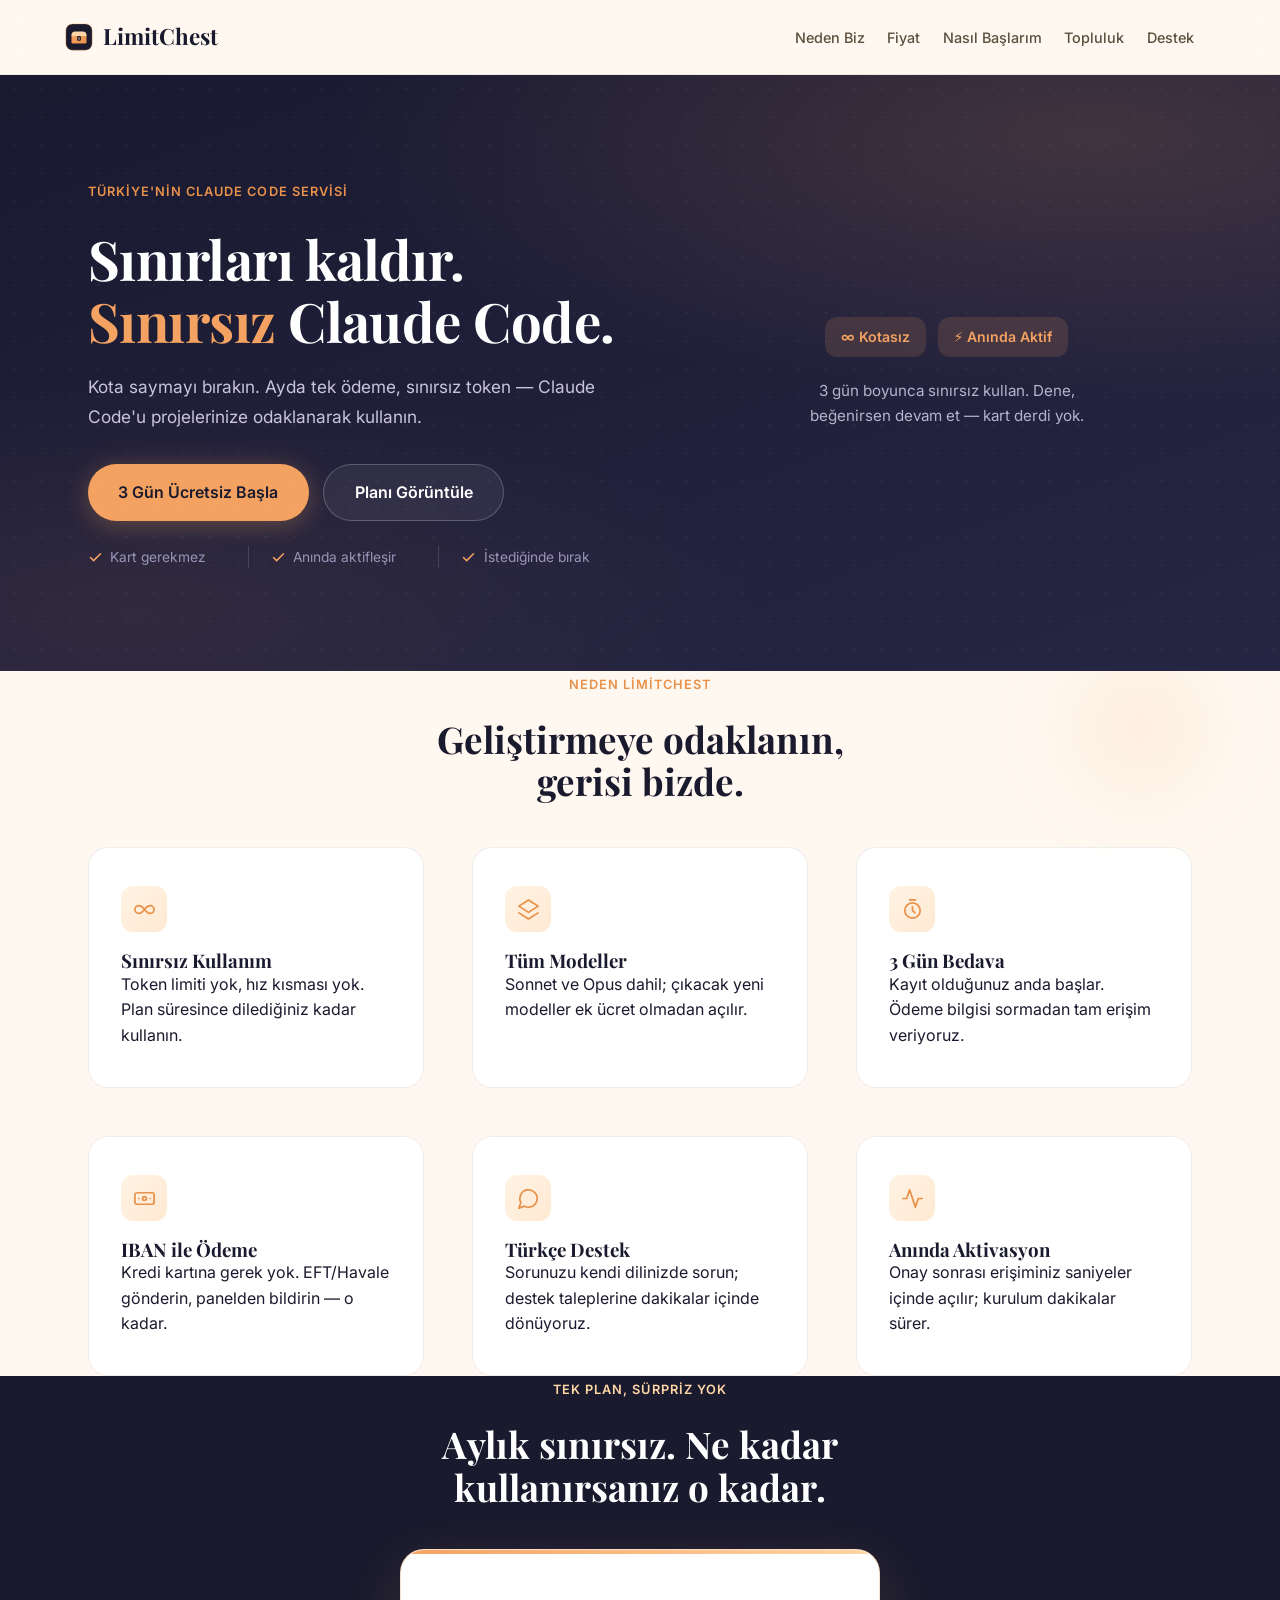
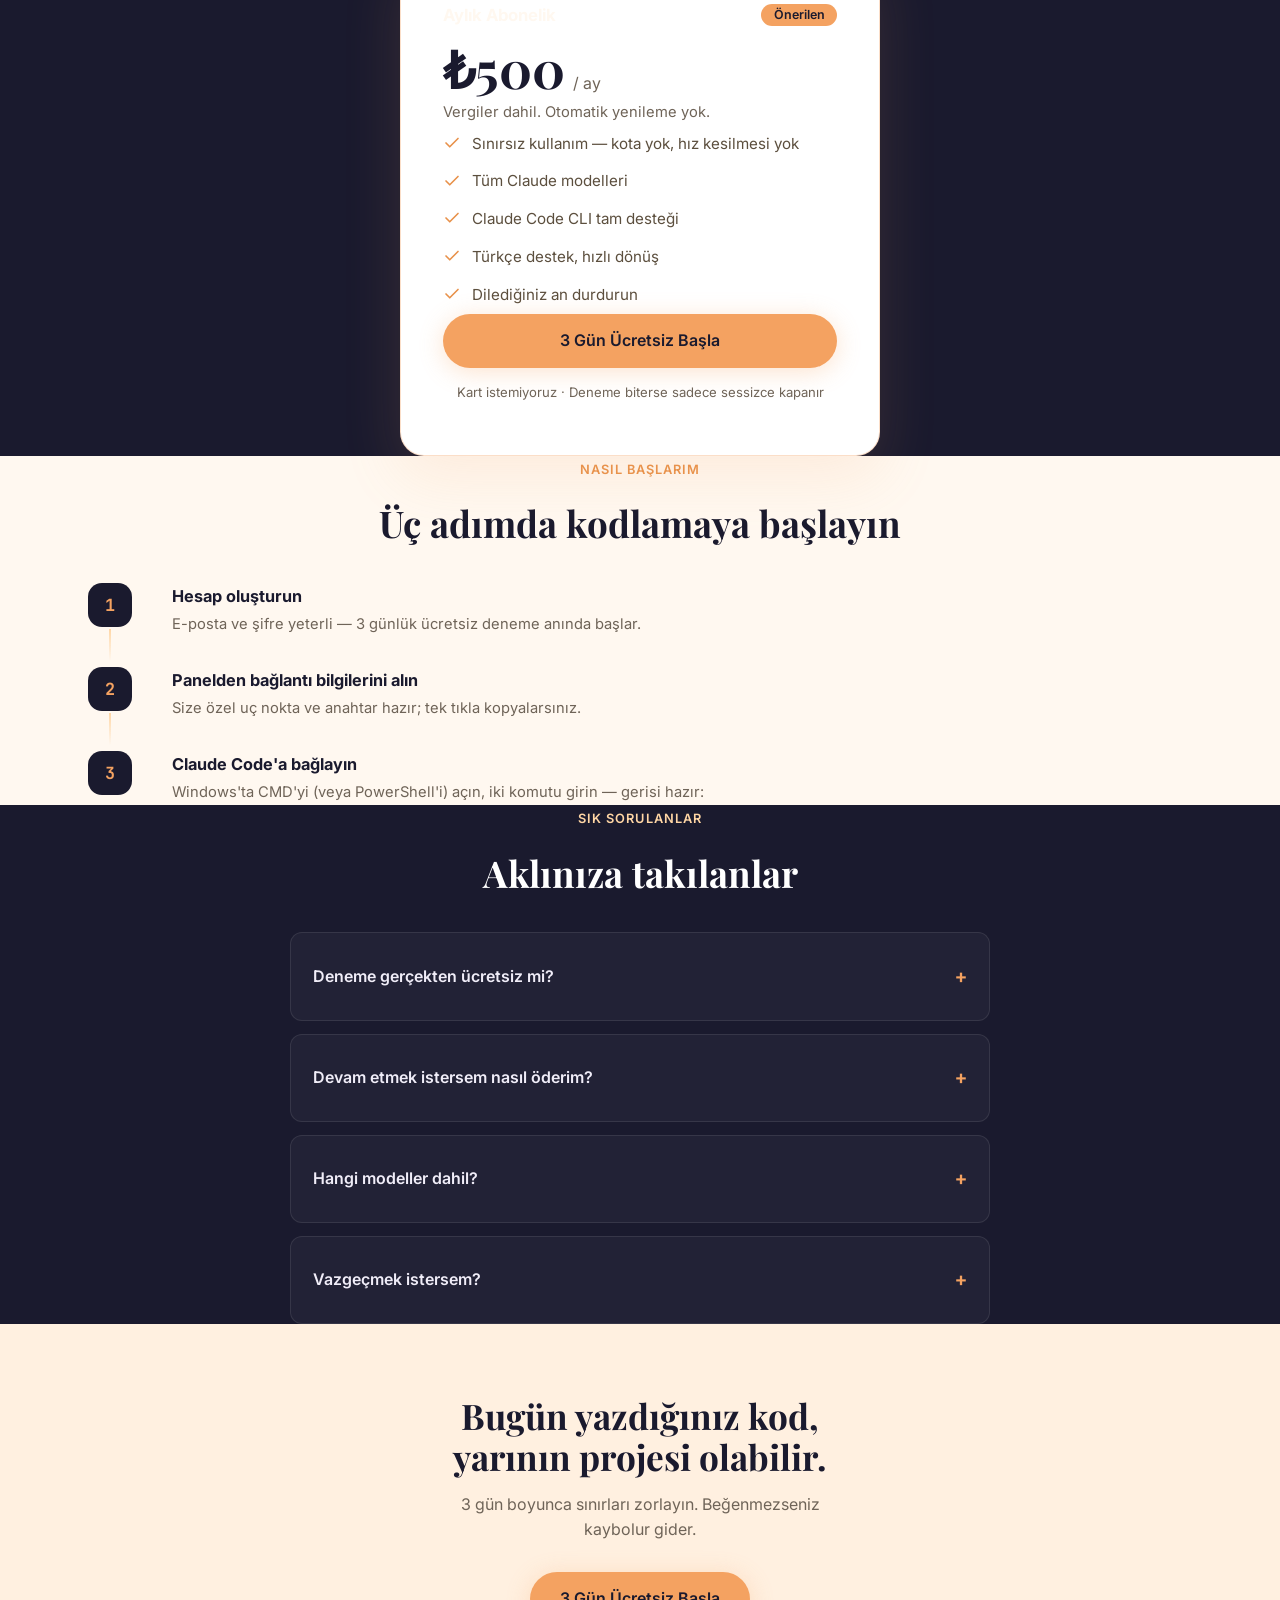
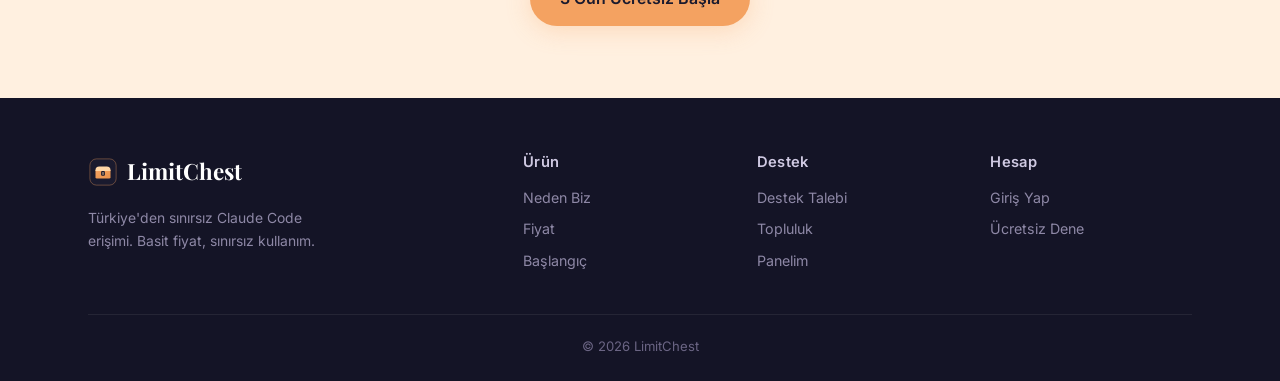
<file: index.html>
<!DOCTYPE html>
<html lang="tr">
<head>
<meta charset="UTF-8">
<meta name="viewport" content="width=device-width, initial-scale=1">
<title>LimitChest — Sınırsız Claude Code | 3 Gün Ücretsiz</title>
<meta name="description" content="Claude Code'u kota derdi olmadan kullanın. Ayda 500 TL, sınırsız erişim. 3 gün ücretsiz deneyin — kart istemiyoruz. EFT/Havale ile kolay ödeme.">
<link rel="icon" type="image/svg+xml" href="logo/favicon.svg">
<link rel="preconnect" href="https://fonts.googleapis.com">
<link rel="preconnect" href="https://fonts.gstatic.com" crossorigin>
<link href="https://fonts.googleapis.com/css2?family=Playfair+Display:wght@600;700&family=Inter:wght@400;500;600;700&family=JetBrains+Mono:wght@400;500&display=swap" rel="stylesheet">
<link rel="stylesheet" href="css/theme.css">
<script src="js/supabase.js"></script>

<script src="js/config.js"></script>
<script src="js/app.js"></script>
<style>
/* ---------- Bu sayfaya özel ---------- */
.hero { position:relative; overflow:hidden; color:#fff;
  background:
    radial-gradient(ellipse 60% 45% at 85% 10%, rgba(244,162,97,.16), transparent),
    radial-gradient(ellipse 50% 40% at 10% 90%, rgba(244,162,97,.08), transparent),
    linear-gradient(160deg,#191930 0%,#20203B 55%,#262644 100%);
}
.hero::after { content:""; position:absolute; inset:0;
  background-image:radial-gradient(rgba(255,255,255,.05) 1px, transparent 1px);
  background-size:28px 28px; pointer-events:none;
}
.hero-grid { display:grid; grid-template-columns:1.05fr .95fr; gap:clamp(2.5rem,6vw,4.5rem);
  align-items:center; padding:clamp(3.5rem,8vw,6.5rem) 0; }
.hero h1 { font-size:clamp(2.2rem,4.6vw,3.4rem); margin:.9rem 0 1.2rem; letter-spacing:-.01em; }
.hero h1 em { font-style:normal; color:var(--amber); }
.hero-sub { font-size:1.08rem; color:#C9C4DC; max-width:540px; line-height:1.75; }
.cta-row { display:flex; gap:.9rem; flex-wrap:wrap; margin-top:2rem; }
.trust-row { display:flex; gap:2.6rem; flex-wrap:wrap; margin-top:1.6rem;
  font-size:.86rem; color:#9B94B8; }
.trust-row span { display:inline-flex; align-items:center; gap:.45rem; }
.trust-row span + span { padding-left:1.4rem; border-left:1px solid rgba(255,255,255,.14); }
.trust-row svg { width:15px; height:15px; color:var(--amber); }

.features-grid { display:grid; grid-template-columns:repeat(auto-fit,minmax(290px,1fr));
  gap:3.0rem; margin-top:2.8rem; }
.feature-card { background:var(--white); border:1px solid var(--border);
  border-radius:var(--radius-lg); padding:2.4rem 2rem; transition:.25s var(--ease-out); }
.feature-card:hover { transform:translateY(-3px); box-shadow:var(--shadow-lg); border-color:rgba(244,162,97,.35); }
.icon-tile { width:46px; height:46px; border-radius:12px; display:flex;
  align-items:center; justify-content:center; background:linear-gradient(135deg,#FFF3E4,#FFE9D2);
  color:var(--amber-dark); margin-bottom:1.1rem; }
.icon-tile svg { width:23px; height:23px; }

.pricing-card { max-width:480px; margin:2.6rem auto 0; background:var(--white);
  border:1px solid rgba(244,162,97,.35); border-radius:24px; padding:3.2rem clamp(1.5rem,4vw,2.6rem);
  box-shadow:0 20px 60px rgba(244,162,97,.14); position:relative; overflow:hidden; }
.pricing-card::before { content:""; position:absolute; top:0; left:0; right:0; height:4px;
  background:linear-gradient(90deg,var(--amber),var(--amber-light)); }
.price-line { display:flex; align-items:baseline; gap:.5rem; margin:.9rem 0 .3rem; }
.price-value { font-family:'Playfair Display',serif; font-size:3.2rem; font-weight:700; color:var(--navy); line-height:1; }
.price-period { color:var(--text-muted); font-size:1rem; }
.check-list { list-style:none; padding:2.0rem 2rem0 1.6rem; margin:0; }
.check-list li { display:flex; align-items:flex-start; gap:.7rem; padding:.42rem 0;
  font-size:.95rem; color:var(--text-soft); }
.check-list svg { width:18px; height:18px; flex-shrink:0; color:var(--amber-dark); margin-top:.15rem; }

.steps { display:grid; gap:0; margin-top:2.4rem; max-width:720px; }
.step { display:flex; gap:2.5rem; position:relative; padding-bottom:1.9rem; }
.step:last-child { padding-bottom:0; }
.step:not(:last-child)::before { content:""; position:absolute; left:21px; top:46px; bottom:6px;
  width:2px; background:linear-gradient(var(--amber-light),transparent); }
.step-num { width:44px; height:44px; flex-shrink:0; border-radius:14px; display:flex;
  align-items:center; justify-content:center; background:var(--navy); color:var(--amber);
  font-family:'JetBrains Mono',monospace; font-weight:700; font-size:1.05rem; }
.step-body strong { display:block; font-size:1.02rem; margin-bottom:.25rem; }
.step-body p { margin:0; color:var(--text-muted); font-size:.92rem; }

.faq-list { max-width:700px; margin:2.4rem auto 0; display:grid; gap:.8rem; }
.faq-item { background:rgba(255,255,255,.04); border:1px solid rgba(255,255,255,.09);
  border-radius:var(--radius-md); overflow:hidden; transition:border-color .2s; }
.faq-item[open] { border-color:rgba(244,162,97,.4); }
.faq-item summary { cursor:pointer; padding:1.7rem 1.4rem; font-weight:600; list-style:none;
  display:flex; justify-content:space-between; align-items:center; gap:2.2rem; color:#F0EDF8; }
.faq-item summary::-webkit-details-marker { display:none; }
.faq-item summary::after { content:"+"; font-family:'JetBrains Mono',monospace;
  color:var(--amber); font-size:1.25rem; transition:transform .2s; }
.faq-item[open] summary::after { transform:rotate(45deg); }
.faq-item p { padding:0 1.4rem 1.2rem; margin:0; color:#B8B2CC; font-size:.93rem; line-height:1.7; }

@media (max-width:900px){ .hero-grid{grid-template-columns:1fr;} .hero-sub{max-width:none;} }
</style>
</head>
<body>

<!-- ARKA PLAN PARALLAX SAHNE -->
<div class="parallax-scene" aria-hidden="true">
  <div class="light-blob" style="top:8%; left:6%;"></div>
  <div class="light-blob" style="top:62%; left:82%;"></div>
  <div class="cube" style="top:18%; left:74%; width:200px; height:200px;">
    <div class="face f-front"></div><div class="face f-back"></div>
    <div class="face f-right"></div><div class="face f-left"></div>
    <div class="face f-top"></div><div class="face f-bottom"></div>
  </div>
  <div class="cube x-right" style="top:60%; left:8%; width:140px; height:140px;">
    <div class="face f-front"></div><div class="face f-back"></div>
    <div class="face f-right"></div><div class="face f-left"></div>
    <div class="face f-top"></div><div class="face f-bottom"></div>
  </div>
</div>

<!-- NAVBAR -->
<nav class="navbar">
  <div class="nav-container container">
    <a href="index.html" class="nav-brand nav-logo"><img src="logo/logo.svg" alt="">LimitChest</a>
    <button class="nav-toggle" aria-label="Menü" onclick="document.querySelector('.nav-links').classList.toggle('open')">☰</button>
    <div class="nav-links">
      <a href="#features">Neden Biz</a>
      <a href="#pricing">Fiyat</a>
      <a href="#install">Nasıl Başlarım</a>
      <a href="community.html">Topluluk</a>
      <a href="support.html">Destek</a>
      <span id="nav-auth-area"></span>
    </div>
  </div>
</nav>

<!-- HERO -->
<section class="hero">
  <div class="container">
    <div class="hero-grid">
      <div>
        <span class="eyebrow">Türkiye'nin Claude Code servisi</span>
        <h1>Sınırları kaldır.<br><em>Sınırsız</em> Claude Code.</h1>
        <p class="hero-sub">
          Kota saymayı bırakın. Ayda tek ödeme, sınırsız token — Claude Code'u
          projelerinize odaklanarak kullanın.
        </p>
        <div class="cta-row">
          <a href="register.html" class="btn btn-primary btn-lg">3 Gün Ücretsiz Başla</a>
          <a href="#pricing" class="btn btn-ghost btn-lg">Planı Görüntüle</a>
        </div>
        <div class="trust-row">
          <span><svg viewBox="0 0 24 24" fill="none" stroke="currentColor" stroke-width="2.4" stroke-linecap="round" stroke-linejoin="round"><path d="M20 6 9 17l-5-5"/></svg>Kart gerekmez</span>
          <span><svg viewBox="0 0 24 24" fill="none" stroke="currentColor" stroke-width="2.4" stroke-linecap="round" stroke-linejoin="round"><path d="M20 6 9 17l-5-5"/></svg>Anında aktifleşir</span>
          <span><svg viewBox="0 0 24 24" fill="none" stroke="currentColor" stroke-width="2.4" stroke-linecap="round" stroke-linejoin="round"><path d="M20 6 9 17l-5-5"/></svg>İstediğinde bırak</span>
        </div>
      </div>

      <div data-reveal class="hero-viz" style="position:relative; height:340px; display:flex; align-items:center; justify-content:center;">
        <div style="position:relative; z-index:1; text-align:center;">
          <div style="display:inline-flex; gap:.7rem; flex-wrap:wrap; justify-content:center;">
            <span style="display:inline-flex; align-items:center; gap:.4rem; background:rgba(244,162,97,.14); color:var(--amber); padding:.55rem 1rem; border-radius:12px; font-size:.88rem; font-weight:600;">∞ Kotasız</span>
            <span style="display:inline-flex; align-items:center; gap:.4rem; background:rgba(244,162,97,.14); color:var(--amber); padding:.55rem 1rem; border-radius:12px; font-size:.88rem; font-weight:600;">⚡ Anında Aktif</span>
          </div>
          <p style="color:#B8B2CC; font-size:.95rem; margin-top:1.3rem; max-width:300px; line-height:1.7;">
            3 gün boyunca sınırsız kullan. Dene, beğenirsen devam et — kart derdi yok.
          </p>
        </div>
      </div>
    </div>
  </div>
</section>

<!-- NEDEN BİZ -->
<section id="features">
  <div class="container">
    <div class="section-head">
      <span class="eyebrow">Neden LimitChest</span>
      <h2>Geliştirmeye odaklanın,<br>gerisi bizde.</h2>
    </div>

    <div class="features-grid">
      <div class="feature-card">
        <div class="icon-tile"><svg viewBox="0 0 24 24" fill="none" stroke="currentColor" stroke-width="1.8" stroke-linecap="round" stroke-linejoin="round"><path d="M12 12c-2-2.67-4-4-6-4a4 4 0 1 0 0 8c2 0 4-1.33 6-4Zm0 0c2 2.67 4 4 6 4a4 4 0 0 0 0-8c-2 0-4 1.33-6 4Z"/></svg></div>
        <h3>Sınırsız Kullanım</h3>
        <p>Token limiti yok, hız kısması yok. Plan süresince dilediğiniz kadar kullanın.</p>
      </div>
      <div class="feature-card">
        <div class="icon-tile"><svg viewBox="0 0 24 24" fill="none" stroke="currentColor" stroke-width="1.8" stroke-linecap="round" stroke-linejoin="round"><path d="m12 2 10 6.5L12 15 2 8.5 12 2z"/><path d="m2 15.5 10 6.5 10-6.5"/></svg></div>
        <h3>Tüm Modeller</h3>
        <p>Sonnet ve Opus dahil; çıkacak yeni modeller ek ücret olmadan açılır.</p>
      </div>
      <div class="feature-card">
        <div class="icon-tile"><svg viewBox="0 0 24 24" fill="none" stroke="currentColor" stroke-width="1.8" stroke-linecap="round" stroke-linejoin="round"><circle cx="12" cy="13" r="8"/><path d="M12 9v4l2.5 2.5"/><path d="M9 2h6"/></svg></div>
        <h3>3 Gün Bedava</h3>
        <p>Kayıt olduğunuz anda başlar. Ödeme bilgisi sormadan tam erişim veriyoruz.</p>
      </div>
      <div class="feature-card">
        <div class="icon-tile"><svg viewBox="0 0 24 24" fill="none" stroke="currentColor" stroke-width="1.8" stroke-linecap="round" stroke-linejoin="round"><rect x="2" y="6" width="20" height="12" rx="2"/><circle cx="12" cy="12" r="2"/><path d="M6 12h.01M18 12h.01"/></svg></div>
        <h3>IBAN ile Ödeme</h3>
        <p>Kredi kartına gerek yok. EFT/Havale gönderin, panelden bildirin — o kadar.</p>
      </div>
      <div class="feature-card">
        <div class="icon-tile"><svg viewBox="0 0 24 24" fill="none" stroke="currentColor" stroke-width="1.8" stroke-linecap="round" stroke-linejoin="round"><path d="M7.9 20A9 9 0 1 0 4 16.1L2 22Z"/></svg></div>
        <h3>Türkçe Destek</h3>
        <p>Sorunuzu kendi dilinizde sorun; destek taleplerine dakikalar içinde dönüyoruz.</p>
      </div>
      <div class="feature-card">
        <div class="icon-tile"><svg viewBox="0 0 24 24" fill="none" stroke="currentColor" stroke-width="1.8" stroke-linecap="round" stroke-linejoin="round"><path d="M22 12h-4l-3 9L9 3l-3 9H2"/></svg></div>
        <h3>Anında Aktivasyon</h3>
        <p>Onay sonrası erişiminiz saniyeler içinde açılır; kurulum dakikalar sürer.</p>
      </div>
    </div>
  </div>
</section>

<!-- FİYAT -->
<section id="pricing" class="section-navy">
  <div class="container">
    <div class="section-head section-head-light">
      <span class="eyebrow eyebrow-amber">Tek plan, sürpriz yok</span>
      <h2>Aylık sınırsız. Ne kadar<br>kullanırsanız o kadar.</h2>
    </div>

    <div class="pricing-card">
      <div style="display:flex; justify-content:space-between; align-items:center;">
        <strong style="font-size:1.05rem;">Aylık Abonelik</strong>
        <span class="badge badge-amber-solid">Önerilen</span>
      </div>
      <div class="price-line">
        <span class="price-value">₺500</span>
        <span class="price-period">/ ay</span>
      </div>
      <p style="color:var(--text-muted); font-size:.92rem;">Vergiler dahil. Otomatik yenileme yok.</p>

      <ul class="check-list">
        <li><svg viewBox="0 0 24 24" fill="none" stroke="currentColor" stroke-width="2.2" stroke-linecap="round" stroke-linejoin="round"><path d="M20 6 9 17l-5-5"/></svg>Sınırsız kullanım — kota yok, hız kesilmesi yok</li>
        <li><svg viewBox="0 0 24 24" fill="none" stroke="currentColor" stroke-width="2.2" stroke-linecap="round" stroke-linejoin="round"><path d="M20 6 9 17l-5-5"/></svg>Tüm Claude modelleri</li>
        <li><svg viewBox="0 0 24 24" fill="none" stroke="currentColor" stroke-width="2.2" stroke-linecap="round" stroke-linejoin="round"><path d="M20 6 9 17l-5-5"/></svg>Claude Code CLI tam desteği</li>
        <li><svg viewBox="0 0 24 24" fill="none" stroke="currentColor" stroke-width="2.2" stroke-linecap="round" stroke-linejoin="round"><path d="M20 6 9 17l-5-5"/></svg>Türkçe destek, hızlı dönüş</li>
        <li><svg viewBox="0 0 24 24" fill="none" stroke="currentColor" stroke-width="2.2" stroke-linecap="round" stroke-linejoin="round"><path d="M20 6 9 17l-5-5"/></svg>Dilediğiniz an durdurun</li>
      </ul>

      <a href="register.html" class="btn btn-primary btn-lg" style="width:100%;">3 Gün Ücretsiz Başla</a>
      <p style="text-align:center; color:var(--text-muted); font-size:.82rem; margin-top:.9rem;">
        Kart istemiyoruz · Deneme biterse sadece sessizce kapanır
      </p>
    </div>
  </div>
</section>

<!-- NASIL BAŞLARIM -->
<section id="install">
  <div class="container">
    <div class="section-head">
      <span class="eyebrow">Nasıl başlarım</span>
      <h2>Üç adımda kodlamaya başlayın</h2>
    </div>

    <div class="steps">
      <div class="step">
        <div class="step-num">1</div>
        <div class="step-body">
          <strong>Hesap oluşturun</strong>
          <p>E-posta ve şifre yeterli — 3 günlük ücretsiz deneme anında başlar.</p>
        </div>
      </div>
      <div class="step">
        <div class="step-num">2</div>
        <div class="step-body">
          <strong>Panelden bağlantı bilgilerini alın</strong>
          <p>Size özel uç nokta ve anahtar hazır; tek tıkla kopyalarsınız.</p>
        </div>
      </div>
      <div class="step">
        <div class="step-num">3</div>
        <div class="step-body">
          <strong>Claude Code'a bağlayın</strong>
          <p>Windows'ta CMD'yi (veya PowerShell'i) açın, iki komutu girin — gerisi hazır:</p>
          <div id="term-install"></div>
          </div>
        </div>
      </div>
    </div>
  </div>
</section>

<!-- SSS -->
<section id="faq" class="section-navy">
  <div class="container">
    <div class="section-head section-head-light">
      <span class="eyebrow eyebrow-amber">Sık sorulanlar</span>
      <h2>Aklınıza takılanlar</h2>
    </div>

    <div class="faq-list">
      <details class="faq-item">
        <summary>Deneme gerçekten ücretsiz mi?</summary>
        <p>Evet. Kayıt olduğunuz anda 3 gün boyunca tüm özellikleri sınırsız kullanırsınız. Ödeme bilgisi hiçbir aşamada istenmez; deneme bittiğinde otomatik ücretlendirme olmaz.</p>
      </details>
      <details class="faq-item">
        <summary>Devam etmek istersem nasıl öderim?</summary>
        <p>Panelden IBAN bilgimize 500 TL'yi EFT/Havale ile gönderip "Ödeme Yaptım" diyorsunuz. Onayladığımızda aboneliğiniz 30 gün boyunca aktif olur.</p>
      </details>
      <details class="faq-item">
        <summary>Hangi modeller dahil?</summary>
        <p>Anthropic'in güncel tüm modelleri (Sonnet, Opus) dahildir. Yeni çıkan modeller de ek ücret olmadan hesabınıza açılır.</p>
      </details>
      <details class="faq-item">
        <summary>Vazgeçmek istersem?</summary>
        <p>Otomatik yenileme olmadığı için yapmanız gereken bir şey yok — süre dolduğunda erişim sessizce kapanır. Dilediğiniz zaman tekrar başlayabilirsiniz.</p>
      </details>
    </div>
  </div>
</section>

<!-- SON ÇAĞRI -->
<section style="background:var(--cream-dark);">
  <div class="container" style="text-align:center; padding:clamp(3rem,7vw,4.5rem) 0;">
    <h2 style="font-size:clamp(1.6rem,3.2vw,2.2rem);">Bugün yazdığınız kod,<br>yarının projesi olabilir.</h2>
    <p style="color:var(--text-muted); margin:.9rem auto 1.8rem; max-width:420px;">
      3 gün boyunca sınırları zorlayın. Beğenmezseniz kaybolur gider.
    </p>
    <a href="register.html" class="btn btn-primary btn-lg">3 Gün Ücretsiz Başla</a>
  </div>
</section>

<!-- FOOTER -->
<footer>
  <div class="container">
    <div class="footer-grid">
      <div>
        <a href="index.html" class="nav-brand nav-logo" style="color:#fff;"><img src="logo/logo.svg" alt="">LimitChest</a>
        <p style="margin-top:.8rem; font-size:.87rem; max-width:260px;">Türkiye'den sınırsız Claude Code erişimi. Basit fiyat, sınırsız kullanım.</p>
      </div>
      <div>
        <h4>Ürün</h4>
        <ul>
          <li><a href="#features">Neden Biz</a></li>
          <li><a href="#pricing">Fiyat</a></li>
          <li><a href="#install">Başlangıç</a></li>
        </ul>
      </div>
      <div>
        <h4>Destek</h4>
        <ul>
          <li><a href="support.html">Destek Talebi</a></li>
          <li><a href="community.html">Topluluk</a></li>
          <li><a href="dashboard.html">Panelim</a></li>
        </ul>
      </div>
      <div>
        <h4>Hesap</h4>
        <ul>
          <li><a href="login.html">Giriş Yap</a></li>
          <li><a href="register.html">Ücretsiz Dene</a></li>
        </ul>
      </div>
    </div>
    <div class="footer-bottom">© 2026 LimitChest</div>
  </div>
</footer>

<script>
/* Terminal animasyonu */
(function () {
  const SCRIPTS = {
    hero: [
      { cmd: 'claude "auth modülünü test et"', out: ['✓ 14 test geçti — 0 hata'] },
      { cmd: 'claude "bu fonksiyonu optimize et"', out: ['✓ O(n²) → O(n log n) — %73 hızlandı'] },
      { cmd: '', out: [] },
      { cmd: '# kota: sınırsız — sadece çalış', out: [] }
    ],
    install: [
      { cmd: 'npm install -g @anthropic-ai/claude-code', out: ['✓ kuruldu'] },
      { cmd: 'setx ANTHROPIC_BASE_URL "https://api.limitchest.com"', out: [] },
      { cmd: 'setx ANTHROPIC_AUTH_TOKEN "sk-lc-••••"', out: ['✓ bağlandı — sınırsız erişim'] }
    ]
  };

  // function runTerminal (kaldırıldı)(id, script) {
    const el = document.getElementById(id);
    if (!el || !script) return;
    let si = 0, ci = 0;
    const esc = s => String(s).replace(/&/g,'&amp;').replace(/</g,'&lt;').replace(/>/g,'&gt;');
    function render(cursorLine) {
      let html = '';
      for (let k = 0; k < si; k++) {
        if (script[k].cmd) html += '<div class="term-line"><span class="term-prompt">$</span> ' + esc(script[k].cmd) + '</div>';
        script[k].out.forEach(o => html += '<div class="term-line term-ok">' + esc(o) + '</div>');
      }
      if (cursorLine !== null) {
        html += '<div class="term-line"><span class="term-prompt">$</span> ' + esc(cursorLine) + '<span class="term-cursor"></span></div>';
      }
      el.innerHTML = html;
    }
    function tick() {
      if (si >= script.length) { render(null); return; }
      const cmd = script[si].cmd;
      if (ci <= cmd.length) { render(cmd.slice(0, ci++)); setTimeout(tick, cmd ? 26 + Math.random()*34 : 10); }
      else { render(cmd); setTimeout(() => { si++; ci = 0; tick(); }, 620); }
    }
    tick();
  }

  function start() {
    
    
  }
  if (document.readyState === 'loading') window.addEventListener('DOMContentLoaded', start);
  else start();
})();
</script>

</body>
</html>
</file>
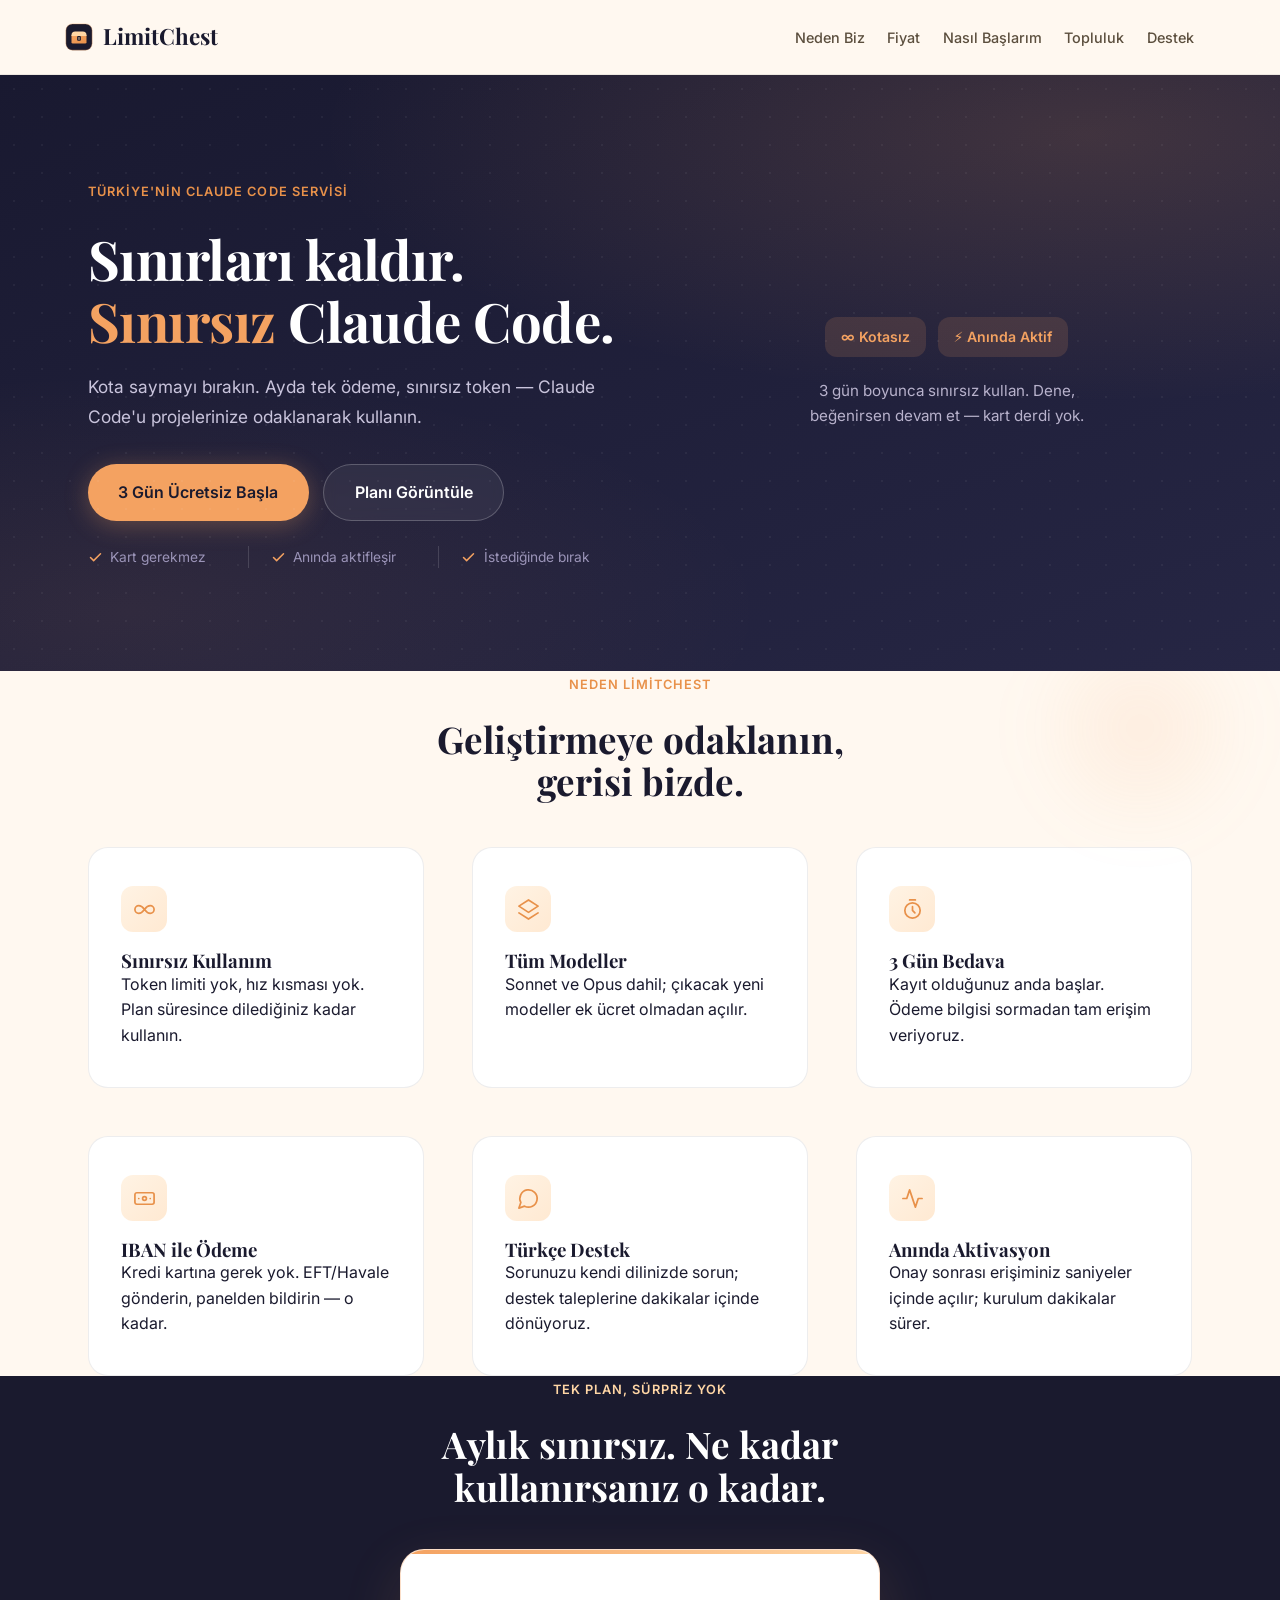
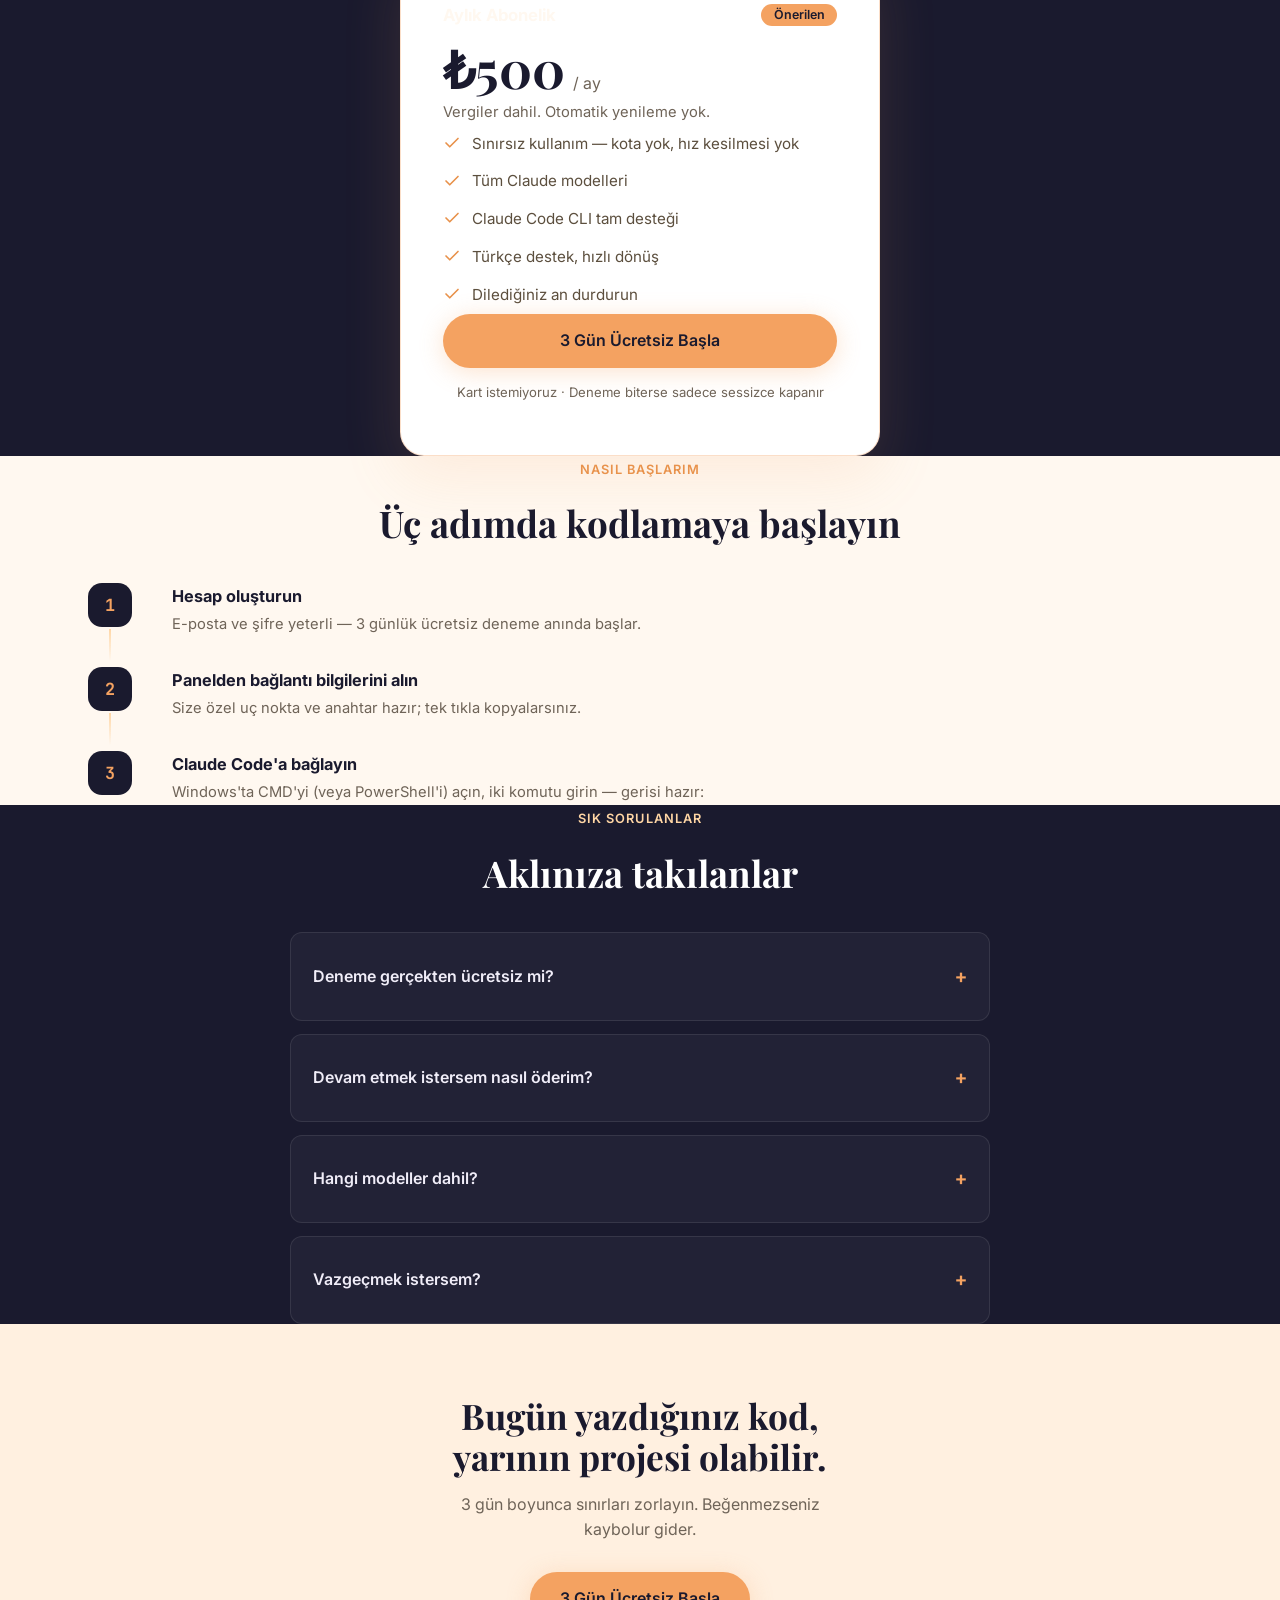
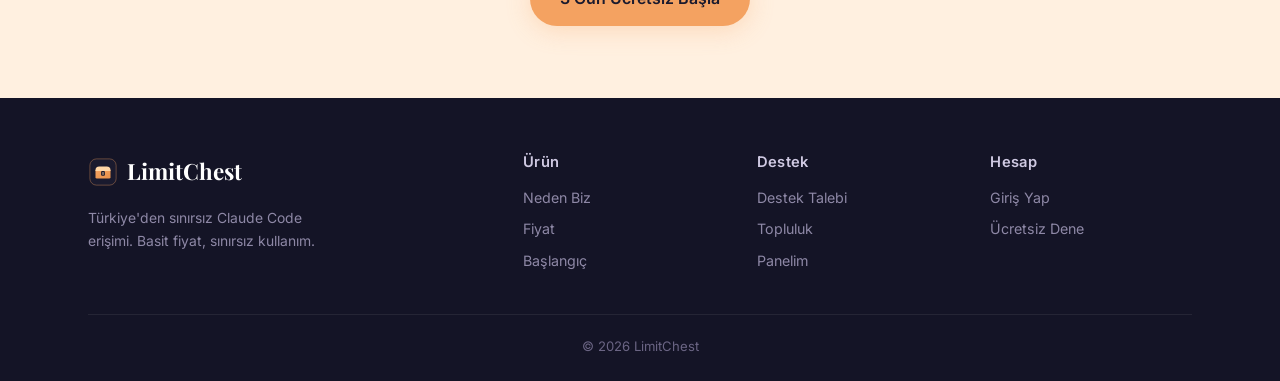
<file: admin.html>
<!DOCTYPE html>
<html lang="tr">
<head>
<meta charset="UTF-8">
<meta name="viewport" content="width=device-width, initial-scale=1">
<title>Admin — LimitChest</title>
<link rel="icon" type="image/svg+xml" href="logo/favicon.svg">
<link rel="preconnect" href="https://fonts.googleapis.com">
<link rel="preconnect" href="https://fonts.gstatic.com" crossorigin>
<link href="https://fonts.googleapis.com/css2?family=Playfair+Display:wght@600;700&family=Inter:wght@400;500;600;700&family=JetBrains+Mono:wght@400;500;700&display=swap" rel="stylesheet">
<link rel="stylesheet" href="css/theme.css">
<script src="js/supabase.js"></script>

<script src="js/config.js"></script>
<script src="js/app.js"></script>
<style>
.tabs { display:flex; gap:.6rem; flex-wrap:wrap; margin:1.5rem 0; }
.tab-btn {
  background:var(--cream-dark); border:1px solid var(--border);
  border-radius:var(--radius-full); padding:.55rem 1.3rem;
  font-weight:600; cursor:pointer; font-family:'Inter',sans-serif; color:var(--text-soft);
}
.tab-btn:hover { background:#FFE9D2; }
.tab-btn.active { background:var(--amber); color:var(--navy); border-color:var(--amber); }
.tab-panel { display:none; }
.tab-panel.active { display:block; }
.row-actions { display:flex; gap:.5rem; flex-wrap:wrap; margin-top:.7rem; }
.row-actions button { font-size:.8rem; padding:.4rem .9rem; border-radius:var(--radius-full); border:none; cursor:pointer; font-weight:600; }
.btn-mini-ok   { background:#e8f5e9; color:#1e7d32; }
.btn-mini-rej  { background:#fdecea; color:#b3261e; }
.btn-mini-ext  { background:var(--amber-light); color:var(--navy); }
.btn-mini-prom { background:var(--amber); color:var(--navy); }
table.admin-table { width:100%; border-collapse:collapse; font-size:.88rem; background:var(--white); border-radius:var(--radius-md); overflow:hidden; box-shadow:var(--shadow-sm); }
table.admin-table th, table.admin-table td { padding:.7rem .9rem; text-align:left; border-bottom:1px solid var(--border-soft); }
table.admin-table th { background:var(--cream-dark); font-size:.8rem; text-transform:uppercase; letter-spacing:.03em; }
table.admin-table tr:hover { background:var(--cream); }
.reply-box { width:100%; margin-top:.5rem; }
</style>
</head>
<body>

<nav class="navbar">
  <div class="nav-container container">
    <a href="index.html" class="nav-brand nav-logo"><img src="logo/logo.svg" alt="">LimitChest</a>
    <span id="nav-auth-area"><a href="login.html" class="nav-link-login">Giriş</a><a href="register.html" class="btn btn-primary btn-sm">Ücretsiz Dene</a></span>
  </div>
</nav>

<main class="container" style="padding:clamp(2rem,5vw,3rem) clamp(1.5rem,4vw,3rem);">
  <span class="eyebrow">Yönetim</span>
  <h1 style="font-size:1.8rem;">Admin Paneli</h1>
  <p id="admin-status" style="color:var(--text-muted); margin-top:.3rem;">Yetki denetleniyor…</p>

  <div id="admin-content" style="display:none;">

    <div class="tabs" role="tablist">
      <button class="tab-btn active" data-tab="users" role="tab">Kullanıcılar</button>
      <button class="tab-btn" data-tab="payments" role="tab">Ödemeler</button>
      <button class="tab-btn" data-tab="support" role="tab">Destek Talepleri</button>
    </div>

    <!-- Kullanıcılar -->
    <div class="tab-panel active" id="tab-users">
      <div id="users-list">Yükleniyor…</div>
    </div>

    <!-- Ödemeler -->
    <div class="tab-panel" id="tab-payments">
      <div id="payments-list">Yükleniyor…</div>
    </div>

    <!-- Destek -->
    <div class="tab-panel" id="tab-support">
      <div id="support-list">Yükleniyor…</div>
    </div>

  </div>

  <div id="admin-denied" style="display:none; margin-top:2rem;"></div>
</main>

<script>
document.addEventListener('DOMContentLoaded', async () => {
  const profile = await requireAdmin();
  if (!profile) return;

  document.getElementById('admin-status').textContent = `Giriş: ${profile.display_name || profile.email} (admin)`;
  document.getElementById('admin-content').style.display = 'block';

  /* Tabs */
  document.querySelectorAll('.tab-btn').forEach(btn => {
    btn.addEventListener('click', () => {
      document.querySelectorAll('.tab-btn').forEach(b => b.classList.remove('active'));
      document.querySelectorAll('.tab-panel').forEach(p => p.classList.remove('active'));
      btn.classList.add('active');
      document.getElementById('tab-' + btn.dataset.tab).classList.add('active');
    });
  });

  /* ---------- Arama filtresi ---------- */
  let _users = [], _pays = [], _tickets = [];
  function matches(q, ...fields) {
    if (!q) return true;
    q = q.toLowerCase();
    return fields.some(f => String(f || '').toLowerCase().includes(q));
  }
  const searchBoxHTML = `
    <input type="search" id="admin-search" placeholder="E-posta, ad veya durum ara…"
           style="width:100%; max-width:340px; margin-bottom:1rem; padding:.7rem .95rem;
                  font-family:'Inter',sans-serif; font-size:.92rem;
                  border:1.5px solid var(--border); border-radius:var(--radius-md);
                  background:var(--white); color:var(--text);" oninput="renderAll()">`;

  document.querySelector('.tabs').insertAdjacentHTML('afterend', searchBoxHTML);

  window.renderAll = () => {
    const q = document.getElementById('admin-search')?.value || '';
    renderUsers(q);
    renderPayments(q);
    renderSupport(q);
  };
  function renderUsers(q) {
    const box = document.getElementById('users-list');
    if (!_users.length) { box.innerHTML = '<p>Kullanıcı yok.</p>'; return; }
    const list = _users.filter(u => matches(q, u.email, u.display_name, u.plan, u.payment_status));
    if (!list.length) { box.innerHTML = '<p>Eşleşen kullanıcı yok.</p>'; return; }
    box.innerHTML = `<table class="admin-table"><thead><tr>
      <th>E-posta</th><th>Ad</th><th>Durum</th><th>Ödeme</th><th>Kayıt</th><th>İşlem</th>
    </tr></thead><tbody>
    ${list.map(u => {
      const st = planStatus(u);
      return `<tr>
        <td>${u.email}</td>
        <td>${u.display_name || '—'}</td>
        <td><span class="status-pill ${st.cls}">${st.text}</span></td>
        <td>${u.payment_status}</td>
        <td>${fmtDate(u.created_at)}</td>
        <td>
          <div class="row-actions">
            <button class="btn-mini-ext" onclick="extendTrial('${u.id}')">+3 Gün</button>
            <button class="btn-mini-prom" onclick="activateSub('${u.id}')">Abonelik Onayla</button>
          </div>
        </td>
      </tr>`;
    }).join('')}
    </tbody></table>`;
  }

  /* ---------- Kullanıcılar ---------- */
  async function loadUsers() {
    const { data: users } = await sb.from('profiles').select('*').order('created_at', { ascending: false });
    _users = users || [];
    renderUsers('');
  }

  window.extendTrial = async (id) => {
    await sb.from('profiles').update({ trial_ends_at: new Date(Date.now() + 3*86400000).toISOString() }).eq('id', id);
    loadUsers();
  };
  window.activateSub = async (id) => {
    await sb.from('profiles').update({
      plan: 'active',
      subscription_ends_at: new Date(Date.now() + 30*86400000).toISOString(),
      payment_status: 'paid'
    }).eq('id', id);
    loadUsers();
  };

  /* ---------- Ödemeler ---------- */
  async function loadPayments() {
    const { data: pays } = await sb.from('payment_notifications').select('*, profiles(email, display_name)').order('created_at', { ascending: false });
    _pays = pays || [];
    renderPayments();
  }
  function renderPayments(q = '') {
    const box = document.getElementById('payments-list');
    if (!_pays.length) { box.innerHTML = '<p>Ödeme bildirimi yok.</p>'; return; }
    const plist = _pays.filter(p => matches(q, p.profiles?.email, p.note, p.status, String(p.amount)));
    box.innerHTML = plist.length ? plist.map(p => `
      <div class="list-row">
        <div class="list-row-head">
          <strong>${p.profiles?.email || '(kullanıcı)'}</strong>
          <span class="status-pill status-${p.status}">${p.status === 'pending' ? 'Bekliyor' : p.status === 'approved' ? 'Onaylandı' : 'Reddedildi'}</span>
        </div>
        <div class="list-row-meta">Tutar: ${p.amount} TL · ${fmtDate(p.created_at)}</div>
        ${p.note ? `<p style="margin-top:.5rem; color:var(--text-soft); font-size:.9rem;">Not: ${p.note}</p>` : ''}
        ${p.status === 'pending' ? `<div class="row-actions">
          <button class="btn-mini-ok" onclick="approvePay('${p.id}','${p.user_id}')">Onayla</button>
          <button class="btn-mini-rej" onclick="rejectPay('${p.id}')">Reddet</button>
        </div>` : ''}
      </div>
    `).join('') : '<p>Eşleşen ödeme yok.</p>';
  }

  window.approvePay = async (payId, userId) => {
    await sb.from('payment_notifications').update({ status: 'approved' }).eq('id', payId);
    await sb.from('profiles').update({
      plan: 'active',
      subscription_ends_at: new Date(Date.now() + 30*86400000).toISOString(),
      payment_status: 'paid'
    }).eq('id', userId);
    loadPayments();
  };
  window.rejectPay = async (payId) => {
    await sb.from('payment_notifications').update({ status: 'rejected' }).eq('id', payId);
    loadPayments();
  };

  /* ---------- Destek ---------- */
  async function loadSupport() {
    const { data: tickets } = await sb.from('support_tickets').select('*, profiles(email, display_name)').order('created_at', { ascending: false });
    const box = document.getElementById('support-list');
    if (!tickets || !tickets.length) { box.innerHTML = '<p>Talep yok.</p>'; return; }
    box.innerHTML = tickets.map(t => `
      <div class="list-row">
        <div class="list-row-head">
          <strong>${t.subject}</strong>
          <span class="status-pill status-${t.status}">${t.status === 'open' ? 'Açık' : t.status === 'answered' ? 'Cevaplandı' : 'Kapalı'}</span>
        </div>
        <div class="list-row-meta">${t.profiles?.email || '(kullanıcı)'} · ${t.category} · ${fmtDate(t.created_at)}</div>
        <p style="margin-top:.5rem; color:var(--text-soft); font-size:.92rem;">${t.message}</p>
        ${t.admin_reply ? `<p style="font-size:.88rem; margin-top:.4rem;"><strong>Cevap:</strong> ${t.admin_reply}</p>` : ''}
        ${t.status !== 'closed' ? `
          <textarea class="reply-box" id="reply-${t.id}" placeholder="Cevabını yaz…">${t.admin_reply || ''}</textarea>
          <div class="row-actions">
            <button class="btn-mini-ok" onclick="replyTicket('${t.id}')">Cevapla & Kapat</button>
          </div>` : ''}
      </div>
    `).join('');
  }

  window.replyTicket = async (id) => {
    const reply = document.getElementById('reply-' + id).value.trim();
    await sb.from('support_tickets').update({ admin_reply: reply, status: 'answered' }).eq('id', id);
    loadSupport();
  };

  loadUsers();
  loadPayments();
  loadSupport();
});
</script>

<footer>
  <div class="container">
    <div class="footer-grid">
      <div>
        <a href="index.html" class="nav-brand nav-logo" style="color:#fff;"><img src="logo/logo.svg" alt="">LimitChest</a>
        <p style="margin-top:.8rem; font-size:.87rem; max-width:260px;">Türkiye'den sınırsız Claude Code erişimi. Basit fiyat, sınırsız kullanım.</p>
      </div>
      <div>
        <h4>Ürün</h4>
        <ul>
          <li><a href="index.html">Neden Biz</a></li>
          <li><a href="index.html#pricing">Fiyat</a></li>
          <li><a href="index.html#install">Başlangıç</a></li>
        </ul>
      </div>
      <div>
        <h4>Destek</h4>
        <ul>
          <li><a href="support.html">Destek Talebi</a></li>
          <li><a href="community.html">Topluluk</a></li>
          <li><a href="dashboard.html">Panelim</a></li>
        </ul>
      </div>
      <div>
        <h4>Hesap</h4>
        <ul>
          <li><a href="login.html">Giriş Yap</a></li>
          <li><a href="register.html">Ücretsiz Dene</a></li>
        </ul>
      </div>
    </div>
    <div class="footer-bottom">© 2026 LimitChest</div>
  </div>
</footer>

</body>
</html>
</file>
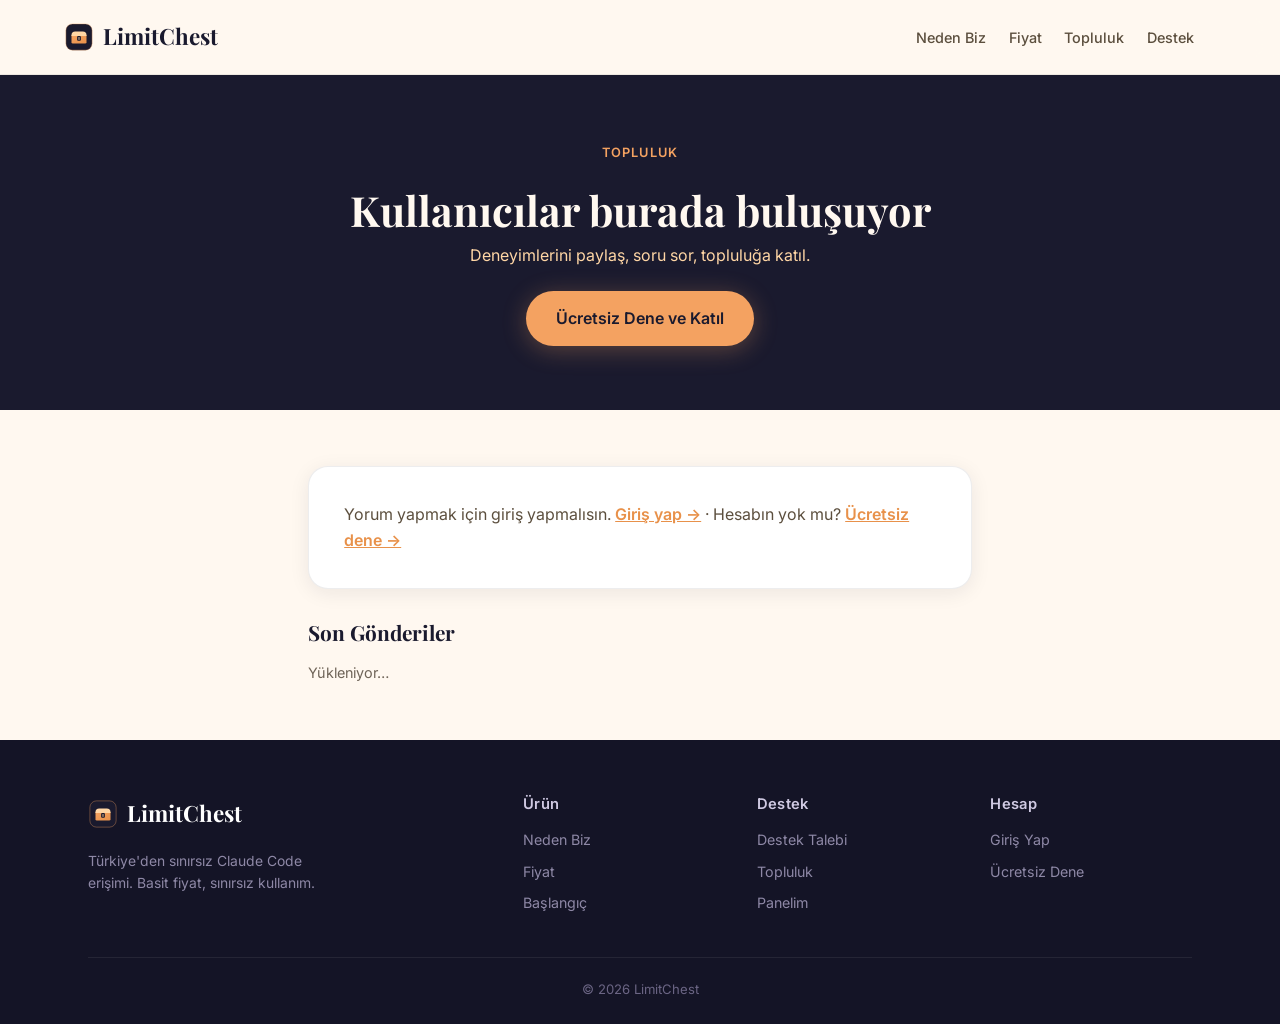
<file: community.html>
<!DOCTYPE html>
<html lang="tr">
<head>
<meta charset="UTF-8">
<meta name="viewport" content="width=device-width, initial-scale=1">
<title>Topluluk — LimitChest</title>
<link rel="icon" type="image/svg+xml" href="logo/favicon.svg">
<link rel="preconnect" href="https://fonts.googleapis.com">
<link rel="preconnect" href="https://fonts.gstatic.com" crossorigin>
<link href="https://fonts.googleapis.com/css2?family=Playfair+Display:wght@600;700&family=Inter:wght@400;500;600;700&family=JetBrains+Mono:wght@400;500;700&display=swap" rel="stylesheet">
<link rel="stylesheet" href="css/theme.css">
<script src="js/supabase.js"></script>

<script src="js/config.js"></script>
<script src="js/app.js"></script>
</head>
<body>

<nav class="navbar">
  <div class="nav-container container">
    <a href="index.html" class="nav-brand nav-logo"><img src="logo/logo.svg" alt="">LimitChest</a>
    <button class="nav-toggle" aria-label="Menü" onclick="document.querySelector('.nav-links').classList.toggle('open')">☰</button>
    <div class="nav-links">
      <a href="index.html">Neden Biz</a>
      <a href="index.html#pricing">Fiyat</a>
      <a href="community.html">Topluluk</a>
      <a href="support.html">Destek</a>
      <span id="nav-auth-area"></span>
    </div>
  </div>
</nav>

<!-- Başlık -->
<section style="background:var(--navy); color:var(--cream); padding:clamp(2.5rem,5vw,4rem) 0;">
  <div class="container" style="text-align:center;">
    <span class="eyebrow eyebrow-amber">Topluluk</span>
    <h1 style="font-size:clamp(1.8rem,4vw,2.6rem); margin:.7rem 0 .6rem;">Kullanıcılar burada buluşuyor</h1>
    <p style="color:var(--amber-light); max-width:520px; margin:0 auto;">Deneyimlerini paylaş, soru sor, topluluğa katıl.</p>
    <div id="cta-guest" style="display:none; margin-top:1.4rem;">
      <a href="register.html" class="btn btn-primary btn-lg">Ücretsiz Dene ve Katıl</a>
    </div>
  </div>
</section>

<main class="container" style="padding:clamp(2.5rem,5vw,3.5rem) clamp(1.5rem,4vw,3rem); max-width:760px;">

  <!-- Yorum yazma (girişliyse) -->
  <div class="card" id="composer-card" style="display:none;">
    <h2 style="font-size:1.2rem;">Yorum Yaz</h2>
    <form id="post-form" style="margin-top:.9rem;">
      <div class="form-field">
        <textarea id="post-body" required placeholder="Ne düşünüyorsun? Deneyimini paylaş…"></textarea>
      </div>
      <button type="submit" id="post-btn" class="btn btn-primary">Gönder</button>
    </form>
    <div id="post-msg" style="margin-top:.7rem;"></div>
  </div>

  <!-- Giriş yapmamışlara -->
  <div class="card" id="guest-note" style="display:none;">
    <p style="color:var(--text-soft);">Yorum yapmak için giriş yapmalısın.
      <a href="login.html" style="color:var(--amber-dark); font-weight:600;">Giriş yap →</a> ·
      Hesabın yok mu? <a href="register.html" style="color:var(--amber-dark); font-weight:600;">Ücretsiz dene →</a>
    </p>
  </div>

  <!-- Feed -->
  <h2 style="font-size:1.3rem; margin:2rem 0 1rem;">Son Gönderiler</h2>
  <div id="posts-feed">
    <p style="color:var(--text-muted); font-size:.9rem;">Yükleniyor…</p>
  </div>

</main>

<footer>
  <div class="container">
    <div class="footer-grid">
      <div>
        <a href="index.html" class="nav-brand nav-logo" style="color:#fff;"><img src="logo/logo.svg" alt="">LimitChest</a>
        <p style="margin-top:.8rem; font-size:.87rem; max-width:260px;">Türkiye'den sınırsız Claude Code erişimi. Basit fiyat, sınırsız kullanım.</p>
      </div>
      <div>
        <h4>Ürün</h4>
        <ul>
          <li><a href="index.html">Neden Biz</a></li>
          <li><a href="index.html#pricing">Fiyat</a></li>
          <li><a href="index.html#install">Başlangıç</a></li>
        </ul>
      </div>
      <div>
        <h4>Destek</h4>
        <ul>
          <li><a href="support.html">Destek Talebi</a></li>
          <li><a href="community.html">Topluluk</a></li>
          <li><a href="dashboard.html">Panelim</a></li>
        </ul>
      </div>
      <div>
        <h4>Hesap</h4>
        <ul>
          <li><a href="login.html">Giriş Yap</a></li>
          <li><a href="register.html">Ücretsiz Dene</a></li>
        </ul>
      </div>
    </div>
    <div class="footer-bottom">© 2026 LimitChest</div>
  </div>
</footer>

<script>
document.addEventListener('DOMContentLoaded', async () => {
  const session = await getSession();
  const feed = document.getElementById('posts-feed');

  /* Giriş durumuna göre UI */
  if (session) {
    document.getElementById('composer-card').style.display = 'block';
  } else {
    document.getElementById('guest-note').style.display = 'block';
    document.getElementById('cta-guest').style.display = 'block';
  }

  /* --- Gönderi listesi (sayfalı) --- */
  const PAGE_SIZE = 10;
  let lastCreatedAt = null;
  let exhausted = false;

  function postHTML(p) {
    return `
      <div class="list-row">
        <div class="list-row-head">
          <strong>${p.author_name || 'Anonim'}</strong>
          ${p.badge_label ? `<span class="badge badge-amber">${p.badge_label}</span>` : ''}
        </div>
        <p style="margin:.55rem 0 .3rem; color:var(--text-soft);">${p.body}</p>
        <div class="list-row-meta">${fmtDate(p.created_at)}</div>
      </div>`;
  }

  async function loadMore(append = true) {
    if (exhausted) return;
    let q = sb.from('community_posts').select('*').order('created_at', { ascending: false }).limit(PAGE_SIZE + 1);
    if (append && lastCreatedAt) q = q.lt('created_at', lastCreatedAt);

    const { data: posts } = await q;
    const page = (posts || []).slice(0, PAGE_SIZE);
    exhausted = (posts || []).length <= PAGE_SIZE;

    if (!page.length && !append) {
      feed.innerHTML = '<p style="color:var(--text-muted); font-size:.92rem;">Henüz gönderi yok — ilk yorumu sen yaz!</p>';
      updateBtn();
      return;
    }
    if (append) {
      feed.insertAdjacentHTML('beforeend', page.map(postHTML).join(''));
    } else {
      feed.innerHTML = page.map(postHTML).join('') ||
        '<p style="color:var(--text-muted); font-size:.92rem;">Henüz gönderi yok — ilk yorumu sen yaz!</p>';
    }
    if (page.length) lastCreatedAt = page[page.length - 1].created_at;
    updateBtn();
  }

  function updateBtn() {
    let btn = document.getElementById('load-more');
    if (exhausted) { btn?.remove(); return; }
    if (!btn) {
      document.getElementById('posts-feed').insertAdjacentHTML('afterend',
        '<button id="load-more" class="btn btn-outline" style="margin:1.2rem auto 0; display:block;">Daha Fazla Göster</button>');
      document.getElementById('load-more').addEventListener('click', () => loadMore(true));
    }
  }

  await loadMore(false);

  /* --- Realtime: yeni gönderi gelince listeye ekle --- */
  sb.channel('lc-community')
    .on('postgres_changes',
      { event: 'INSERT', schema: 'public', table: 'community_posts' },
      (payload) => {
        const empty = feed.querySelector('p');
        if (empty && feed.children.length === 1) feed.innerHTML = '';
        const p = payload.new;
        feed.insertAdjacentHTML('afterbegin', `
          <div class="list-row">
            <div class="list-row-head">
              <strong>${p.author_name || 'Anonim'}</strong>
              ${p.badge_label ? `<span class="badge badge-amber">${p.badge_label}</span>` : ''}
            </div>
            <p style="margin:.55rem 0 .3rem; color:var(--text-soft);">${p.body}</p>
            <div class="list-row-meta">${fmtDate(p.created_at)}</div>
          </div>
        `);
      })
    .subscribe();

  /* --- Gönderi ekleme --- */
  document.getElementById('post-form')?.addEventListener('submit', async (e) => {
    e.preventDefault();
    const msgEl = document.getElementById('post-msg');
    const btn = document.getElementById('post-btn');
    btn.disabled = true;

    const body = document.getElementById('post-body').value.trim();
    const profile = await getProfile();

    const { error } = await sb.from('community_posts').insert({
      user_id: session.user.id,
      author_name: profile?.display_name || session.user.email.split('@')[0],
      body
    });

    btn.disabled = false;
    if (error) {
      msgEl.innerHTML = '<div class="form-error">' + error.message + '</div>';
      return;
    }
    msgEl.innerHTML = '<div class="form-success">✅ Yorumun paylaşıldı!</div>';
    document.getElementById('post-form').reset();
    setTimeout(() => msgEl.innerHTML = '', 2500);
  });
});
</script>

</body>
</html>
</file>
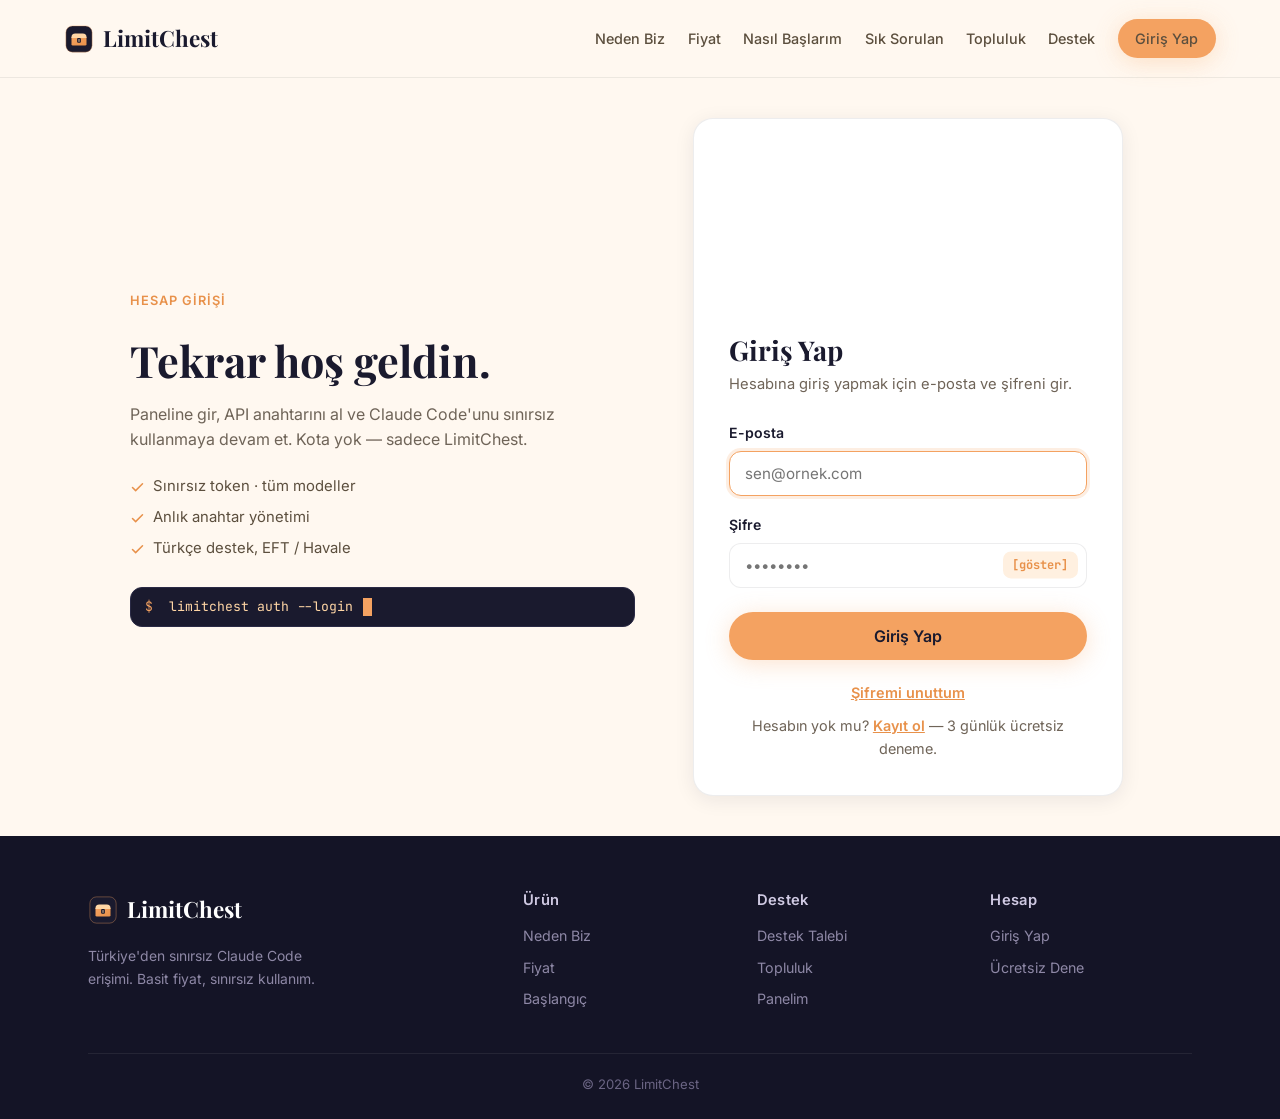
<file: dashboard.html>
<!DOCTYPE html>
<html lang="tr">
<head>
<meta charset="UTF-8">
<meta name="viewport" content="width=device-width, initial-scale=1">
<title>Panelim — LimitChest</title>
<link rel="icon" type="image/svg+xml" href="logo/favicon.svg">
<link rel="preconnect" href="https://fonts.googleapis.com">
<link rel="preconnect" href="https://fonts.gstatic.com" crossorigin>
<link href="https://fonts.googleapis.com/css2?family=Playfair+Display:wght@600;700&family=Inter:wght@400;500;600;700&family=JetBrains+Mono:wght@400;500;700&display=swap" rel="stylesheet">
<link rel="stylesheet" href="css/theme.css">
<script src="js/supabase.js"></script>

<script src="js/config.js"></script>
<script src="js/app.js"></script>
<style>
.dash-icon { width:42px; height:42px; border-radius:11px; display:flex; align-items:center;
  justify-content:center; background:linear-gradient(135deg,#FFF3E4,#FFE9D2);
  color:var(--amber-dark); margin-bottom:.9rem; }
.dash-icon svg { width:21px; height:21px; }

.dash-grid { display:grid; grid-template-columns:repeat(auto-fit,minmax(320px,1fr)); gap:2.8rem; }
.dash-card h3 { margin-bottom:.4rem; }
.progress {
  height:10px; background:var(--cream-dark); border-radius:var(--radius-full);
  overflow:hidden; margin-top:.8rem;
}
.progress-fill {
  height:100%; background:linear-gradient(90deg,var(--amber),var(--amber-dark));
  border-radius:var(--radius-full); transition:width .6s var(--ease-out);
}
.setup-code { font-size:.85rem; line-height:1.9; }
</style>
</head>
<body>

<nav class="navbar">
  <div class="nav-container container">
    <a href="index.html" class="nav-brand nav-logo"><img src="logo/logo.svg" alt="">LimitChest</a>
    <button class="nav-toggle" aria-label="Menü" onclick="document.querySelector('.nav-links').classList.toggle('open')">☰</button>
    <div class="nav-links">
      <a href="index.html">Neden Biz</a>
      <a href="index.html#pricing">Fiyat</a>
      <a href="community.html">Topluluk</a>
      <a href="support.html">Destek</a>
      <span id="nav-auth-area"><a href="login.html" class="nav-link-login">Giriş</a><a href="register.html" class="btn btn-primary btn-sm">Ücretsiz Dene</a></span>
    </div>
  </div>
</nav>

<main class="container" style="padding:clamp(2rem,5vw,3.5rem) clamp(1.5rem,4vw,3rem);">
  <div style="display:flex; justify-content:space-between; align-items:center; flex-wrap:wrap; gap:2.2rem;">
    <div>
      <h1 id="greeting" style="font-size:1.8rem;">Hoş geldin…</h1>
      <p id="plan-line" style="color:var(--text-muted); margin-top:.3rem;">Yükleniyor…</p>
    </div>
    <span id="plan-badge" class="status-pill">…</span>
  </div>

  <div class="dash-grid" style="margin-top:2rem;">

    <!-- Deneme / abonelik kartı -->
    <div class="card dash-card">
      <div class="dash-icon"><svg viewBox="0 0 24 24" fill="none" stroke="currentColor" stroke-width="1.8" stroke-linecap="round" stroke-linejoin="round"><path d="M3 3v18h18"/><path d="m19 9-5 5-4-4-3 3"/></svg></div>
      <h3>Durum</h3>
      <p id="status-text" style="color:var(--text-soft); margin-top:.5rem;">—</p>
      <div class="progress"><div id="trial-bar" class="progress-fill" style="width:0%"></div></div>
      <p id="trial-note" style="font-size:.82rem; color:var(--text-muted); margin-top:.5rem;"></p>
    </div>

    <!-- API anahtarı / kurulum -->
    <div class="card dash-card">
      <div class="dash-icon"><svg viewBox="0 0 24 24" fill="none" stroke="currentColor" stroke-width="1.8" stroke-linecap="round" stroke-linejoin="round"><path d="m15.5 7.5 2 2L8 19l-4 1 1-4Z"/><path d="m13 10 2 2"/></svg></div>
      <h3>Claude Code Bağlantısı</h3>
      <p style="color:var(--text-soft); font-size:.92rem; margin:.5rem 0 1rem;">
        Aşağıdaki ortam değişkenlerini ayarla ve <code>claude</code> komutunu çalıştır:
      </p>
      <div class="copy-box">
        <span>setx ANTHROPIC_BASE_URL "https://api.limitchest.com"</span>
        <button onclick="copyText('setx ANTHROPIC_BASE_URL \"https://api.limitchest.com\"', this)">Kopyala</button>
      </div>
      <div class="copy-box" style="margin-top:.7rem;">
        <span id="token-box">ANTHROPIC_AUTH_TOKEN=sk-lc-…</span>
        <button id="token-copy">Kopyala</button>
      </div>

      <!-- KURULUM KOMUTLARI (bu bilgi amaçlı, UI operasyona göre güncellenir) -->
      <div style="margin-top:1rem; padding:.9rem 1.1rem; background:var(--cream-dark); border-radius:10px; font-size:.82rem; line-height:1.9; color:var(--text-soft);">
        <code style="color:var(--amber-dark);">npm install -g @anthropic-ai/claude-code</code><br>
        <code style="color:var(--amber-dark);">setx ANTHROPIC_BASE_URL "https://api.limitchest.com"</code><br>
        <code style="color:var(--amber-dark);">setx ANTHROPIC_AUTH_TOKEN "sk-lc-****"</code><br>
        <code style="color:var(--amber-dark);">claude</code>
      </div>
    </div>

    <!-- Ödeme (IBAN) -->
    <div class="card dash-card">
      <div class="dash-icon"><svg viewBox="0 0 24 24" fill="none" stroke="currentColor" stroke-width="1.8" stroke-linecap="round" stroke-linejoin="round"><rect x="2" y="6" width="20" height="12" rx="2"/><circle cx="12" cy="12" r="2"/></svg></div>
      <h3>Abonelik / Ödeme</h3>
      <p style="color:var(--text-soft); font-size:.92rem; margin:.5rem 0 .9rem;">
        Aylık <strong>500 TL</strong> — sınırsız kullanım. EFT/Havale ile öde, bildirimi onaylayalım.
      </p>
      <div class="copy-box">
        <span id="iban-text">IBAN yükleniyor…</span>
        <button id="iban-copy">Kopyala</button>
      </div>
      <p style="font-size:.85rem; color:var(--text-muted); margin-top:.5rem;">
        Alıcı: <span id="iban-holder">—</span> · Banka: <span id="iban-bank">—</span>
      </p>

      <form id="pay-form" style="margin-top:1.1rem;">
        <div class="form-field">
          <label for="amount">Tutar (TL)</label>
          <input type="number" id="amount" value="500" min="0" required>
        </div>

        <!-- KRİTİK UYARI: Açıklamaya bu kodu girmelisiniz -->
        <div style="background:rgba(244,162,97,.14); border:1px solid rgba(244,162,97,.4); border-radius:10px; padding:.9rem 1.1rem; margin:1.3rem 0 0 0;">
          <strong style="color:var(--amber); font-size:.87rem;">⚠️ Ödeme eşleşmesi için kritik:</strong>
          <ul style="margin:0.45rem 0 0 1.6rem; padding:0; font-size:.82rem; color:var(--text-soft); line-height:1.7;">
            <li>Ödeme açıklamasına admin panelinden alacağınız tanımlı kodu mutlaka girmelisiniz.</li>
            <li>Her kullanıcı için benzersiz bir kod üretilir.</li>
            <li>Kodu girmeden ödeme onaylanmaz.</li>
          </ul>
        </div>

        <div class="form-field">
          <label for="note" style="color:var(--amber-dark); font-weight:600;">Ödeme Kodu (zorunlu — açıklamaya ekle)</label>
          <input type="text" id="note" placeholder="Örn: LC-7XYZ12" required style="border-color:var(--amber);">
        </div>

        <button type="submit" id="pay-btn" class="btn btn-primary" style="width:100%;">Ödememi Bildir</button>
      </form>
      <div id="pay-msg" style="margin-top:.7rem;"></div>
    </div>

    <!-- Destek taleplerim -->
    <div class="card dash-card">
      <div style="display:flex; justify-content:space-between; align-items:center;">
        <h3>Destek Taleplerim</h3>
        <a href="support.html" class="btn btn-outline btn-sm">+ Yeni Talep</a>
      </div>
      <div id="tickets-list" style="margin-top:1rem;">
        <p style="color:var(--text-muted); font-size:.9rem;">Yükleniyor…</p>
      </div>
    </div>

  </div>
</main>

<footer>
  <div class="container">
    <div class="footer-grid">
      <div>
        <a href="index.html" class="nav-brand nav-logo" style="color:#fff;"><img src="logo/logo.svg" alt="">LimitChest</a>
        <p style="margin-top:.8rem; font-size:.87rem; max-width:260px;">Türkiye'den sınırsız Claude Code erişimi. Basit fiyat, sınırsız kullanım.</p>
      </div>
      <div>
        <h4>Ürün</h4>
        <ul>
          <li><a href="index.html">Neden Biz</a></li>
          <li><a href="index.html#pricing">Fiyat</a></li>
          <li><a href="index.html#install">Başlangıç</a></li>
        </ul>
      </div>
      <div>
        <h4>Destek</h4>
        <ul>
          <li><a href="support.html">Destek Talebi</a></li>
          <li><a href="community.html">Topluluk</a></li>
          <li><a href="dashboard.html">Panelim</a></li>
        </ul>
      </div>
      <div>
        <h4>Hesap</h4>
        <ul>
          <li><a href="login.html">Giriş Yap</a></li>
          <li><a href="register.html">Ücretsiz Dene</a></li>
        </ul>
      </div>
    </div>
    <div class="footer-bottom">© 2026 LimitChest</div>
  </div>
</footer>

<script>
document.addEventListener('DOMContentLoaded', async () => {
  const session = await requireAuth();
  if (!session) return;

  const profile = await getProfile(true);
  if (!profile) return;

  /* --- Karşılama + durum --- */
  document.getElementById('greeting').textContent = `Hoş geldin, ${profile.display_name || 'kullanıcı'}`;
  const st = planStatus(profile);
  const badge = document.getElementById('plan-badge');
  badge.textContent = st.text;
  badge.classList.add(st.cls);
  document.getElementById('status-text').textContent =
    accessActive(profile)
      ? 'Erişimin aktif — sınırsız Claude Code kullanabilirsin.'
      : 'Deneme süren doldu. Devam etmek için aşağıdan ödeme yapabilirsin.';

  /* --- Deneme progress bar --- */
  if (profile.plan === 'trial' && profile.trial_ends_at) {
    const total = LIMITCHEST_CONFIG.TRIAL_DAYS;
    const left  = daysLeft(profile.trial_ends_at);
    const used  = Math.max(0, Math.min(total, total - left));
    document.getElementById('trial-bar').style.width = ((used / total) * 100) + '%';
    document.getElementById('trial-note').textContent = left > 0
      ? `${left} gün kaldı (${total} günlük deneme)`
      : 'Deneme tamamlandı';
  } else if (profile.plan === 'active') {
    document.getElementById('trial-bar').style.width = '100%';
    const subLeft = daysLeft(profile.subscription_ends_at);
    document.getElementById('trial-note').textContent = subLeft > 0
      ? `Abonelik aktif — ${profile.subscription_ends_at ? new Date(profile.subscription_ends_at).toLocaleDateString('tr-TR') : ''} tarihine kadar (${subLeft} gün)`
      : 'Abonelik aktif';
  }

  /* --- API token (kullanıcı id'sinden türetilmiş gösterim) --- */
  const fakeToken = 'sk-lc-' + profile.id.replace(/-/g, '').slice(0, 24);
  document.getElementById('token-box').textContent = 'ANTHROPIC_AUTH_TOKEN=' + fakeToken;
  document.getElementById('token-copy').addEventListener('click', function () {
    copyText('setx ANTHROPIC_AUTH_TOKEN "' + fakeToken + '"', this);
  });

  /* --- IBAN --- */
  const iban = LIMITCHEST_CONFIG.IBAN;
  if (/TR00\s?0{4}/.test(iban.iban)) {
    document.getElementById('iban-text').textContent = 'IBAN henüz tanımlanmadı (site sahibi js/config.js dosyasına eklemeli)';
    document.getElementById('iban-copy')?.style.setProperty('display','none');
    document.getElementById('iban-holder').textContent = '—';
    document.getElementById('iban-bank').textContent = '—';
  } else {
    document.getElementById('iban-text').textContent = iban.iban;
  }
  document.getElementById('iban-holder').textContent = iban.holder;
  document.getElementById('iban-bank').textContent = iban.bank;
  document.getElementById('iban-copy').addEventListener('click', function () {
    copyText(iban.iban.replace(/\s/g, ''), this);
  });

  /* --- Ödeme bildirimi --- */
  document.getElementById('pay-form').addEventListener('submit', async (e) => {
    e.preventDefault();
    const msgEl = document.getElementById('pay-msg');
    const btn = document.getElementById('pay-btn');
    btn.disabled = true; btn.textContent = 'Gönderiliyor…';

    const note = document.getElementById('note').value.trim();

    // KRİTİK: Ödeme kodu zorunlu ve farklı veritabanında saklanacak
    const supportRef = note.startsWith('LC-') ? note : ('LC-' + profile.id.replace(/-/g, '').slice(0, 12).toUpperCase());

    const { error } = await sb.from('payment_notifications').insert({
      user_id: profile.id,
      amount: parseFloat(document.getElementById('amount').value) || 500,
      note: supportRef // Bu değer iban açıklaması olarak raporlanacak
    });

    btn.disabled = false; btn.textContent = 'Ödememi Bildir';

    if (error) {
      msgEl.innerHTML = '<div class="form-error">' + error.message + '</div>';
    } else {
      msgEl.innerHTML = `
        <div class="form-success">
          ✅ Bildirim alındı!
          <p style="font-size:.82rem; margin-top:.5rem; color:var(--text-muted);">
            İban açıklamanıza şu kodu ekleyin: <strong style="color:var(--amber);">${supportRef}</strong>
          </p>
        </div>
      `;
    }

    if (!error) {
      document.getElementById('pay-form').reset();
      // 5 saniye sonra başarı mesajını temizle
      setTimeout(() => msgEl.innerHTML = '', 5000);
    }
  });

  /* --- Destek taleplerim --- */
  const { data: tickets } = await sb.from('support_tickets')
    .select('*').eq('user_id', profile.id).order('created_at', { ascending: false });

  const list = document.getElementById('tickets-list');
  if (!tickets || !tickets.length) {
    list.innerHTML = '<p style="color:var(--text-muted); font-size:.9rem;">Henüz talebin yok. <a href="support.html">İlk talebini aç →</a></p>';
  } else {
    list.innerHTML = tickets.map(t => `
      <div class="list-row">
        <div class="list-row-head">
          <strong>${t.subject}</strong>
          <span class="status-pill status-${t.status}">${t.status === 'open' ? 'Açık' : t.status === 'answered' ? 'Cevaplandı' : 'Kapalı'}</span>
        </div>
        <div class="list-row-meta">${fmtDate(t.created_at)} · ${t.category}</div>
        ${t.admin_reply ? `<div style="margin-top:.6rem; padding:.7rem .9rem; background:var(--cream-dark); border-left:3px solid var(--amber); border-radius:6px; font-size:.88rem;">${t.admin_reply}</div>` : ''}
      </div>
    `).join('');
  }
});
</script>

</body>
</html>
</file>
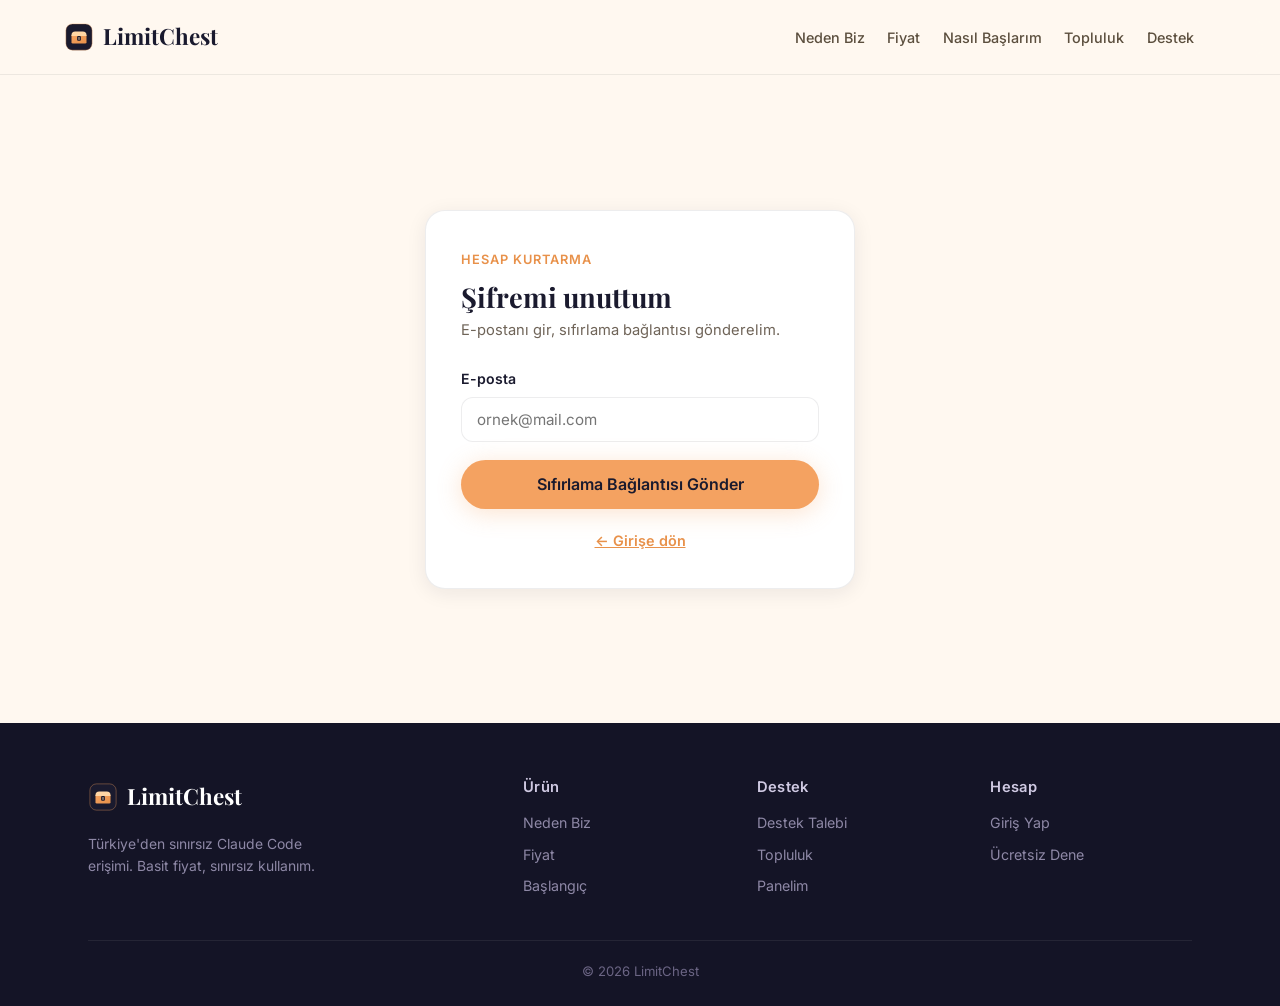
<file: forgot.html>
<!DOCTYPE html>
<html lang="tr">
<head>
<meta charset="UTF-8">
<meta name="viewport" content="width=device-width, initial-scale=1">
<title>Şifremi Unuttum — LimitChest</title>
<link rel="icon" type="image/svg+xml" href="logo/favicon.svg">
<link rel="preconnect" href="https://fonts.googleapis.com">
<link rel="preconnect" href="https://fonts.gstatic.com" crossorigin>
<link href="https://fonts.googleapis.com/css2?family=Playfair+Display:wght@600;700&family=Inter:wght@400;500;600;700&family=JetBrains+Mono:wght@400;500;700&display=swap" rel="stylesheet">
<link rel="stylesheet" href="css/theme.css">
<script src="js/supabase.js"></script>

<script src="js/config.js"></script>
<script src="js/app.js"></script>
</head>
<body>

<nav class="navbar">
  <div class="nav-container container">
    <a href="index.html" class="nav-brand nav-logo"><img src="logo/logo.svg" alt="">LimitChest</a>
    <button class="nav-toggle" aria-label="Menü" onclick="document.querySelector('.nav-links').classList.toggle('open')">☰</button>
    <div class="nav-links">
      <a href="index.html">Neden Biz</a>
      <a href="index.html#pricing">Fiyat</a>
      <a href="index.html#install">Nasıl Başlarım</a>
      <a href="community.html">Topluluk</a>
      <a href="support.html">Destek</a>
      <span id="nav-auth-area"></span>
    </div>
  </div>
</nav>

<div class="auth-wrap">
  <div class="card auth-card">
    <span class="eyebrow">Hesap kurtarma</span>
    <h1>Şifremi unuttum</h1>
    <p class="auth-sub">E-postanı gir, sıfırlama bağlantısı gönderelim.</p>

    <div id="fp-error" class="form-error" style="display:none;"></div>
    <div id="fp-success" class="form-success" style="display:none;"></div>

    <form id="fp-form">
      <div class="form-field">
        <label for="email">E-posta</label>
        <input type="email" id="email" required autocomplete="email" placeholder="ornek@mail.com">
      </div>
      <button type="submit" id="fp-btn" class="btn btn-primary btn-lg" style="width:100%;">Sıfırlama Bağlantısı Gönder</button>
    </form>

    <div class="auth-alt"><a href="login.html">← Girişe dön</a></div>
  </div>
</div>

<script>
document.addEventListener('DOMContentLoaded', () => {
  document.getElementById('fp-form').addEventListener('submit', async (e) => {
    e.preventDefault();
    const errBox = document.getElementById('fp-error');
    const okBox  = document.getElementById('fp-success');
    const btn    = document.getElementById('fp-btn');
    errBox.style.display = 'none'; okBox.style.display = 'none';
    btn.disabled = true; btn.textContent = 'Gönderiliyor…';

    const email = document.getElementById('email').value.trim();
    const { error } = await sb.auth.resetPasswordForEmail(email, {
      redirectTo: location.origin + location.pathname.replace('forgot.html', 'reset.html')
    });

    if (error) {
      errBox.textContent = 'Hata: ' + error.message;
      errBox.style.display = 'block';
    } else {
      okBox.textContent = '✅ Sıfırlama bağlantısı e-postana gönderildi. Gelen kutunu kontrol et.';
      okBox.style.display = 'block';
    }
    btn.disabled = false; btn.textContent = 'Sıfırlama Bağlantısı Gönder';
  });
});
</script>

<footer>
  <div class="container">
    <div class="footer-grid">
      <div>
        <a href="index.html" class="nav-brand nav-logo" style="color:#fff;"><img src="logo/logo.svg" alt="">LimitChest</a>
        <p style="margin-top:.8rem; font-size:.87rem; max-width:260px;">Türkiye'den sınırsız Claude Code erişimi. Basit fiyat, sınırsız kullanım.</p>
      </div>
      <div>
        <h4>Ürün</h4>
        <ul>
          <li><a href="index.html">Neden Biz</a></li>
          <li><a href="index.html#pricing">Fiyat</a></li>
          <li><a href="index.html#install">Başlangıç</a></li>
        </ul>
      </div>
      <div>
        <h4>Destek</h4>
        <ul>
          <li><a href="support.html">Destek Talebi</a></li>
          <li><a href="community.html">Topluluk</a></li>
          <li><a href="dashboard.html">Panelim</a></li>
        </ul>
      </div>
      <div>
        <h4>Hesap</h4>
        <ul>
          <li><a href="login.html">Giriş Yap</a></li>
          <li><a href="register.html">Ücretsiz Dene</a></li>
        </ul>
      </div>
    </div>
    <div class="footer-bottom">© 2026 LimitChest</div>
  </div>
</footer>

</body>
</html>
</file>
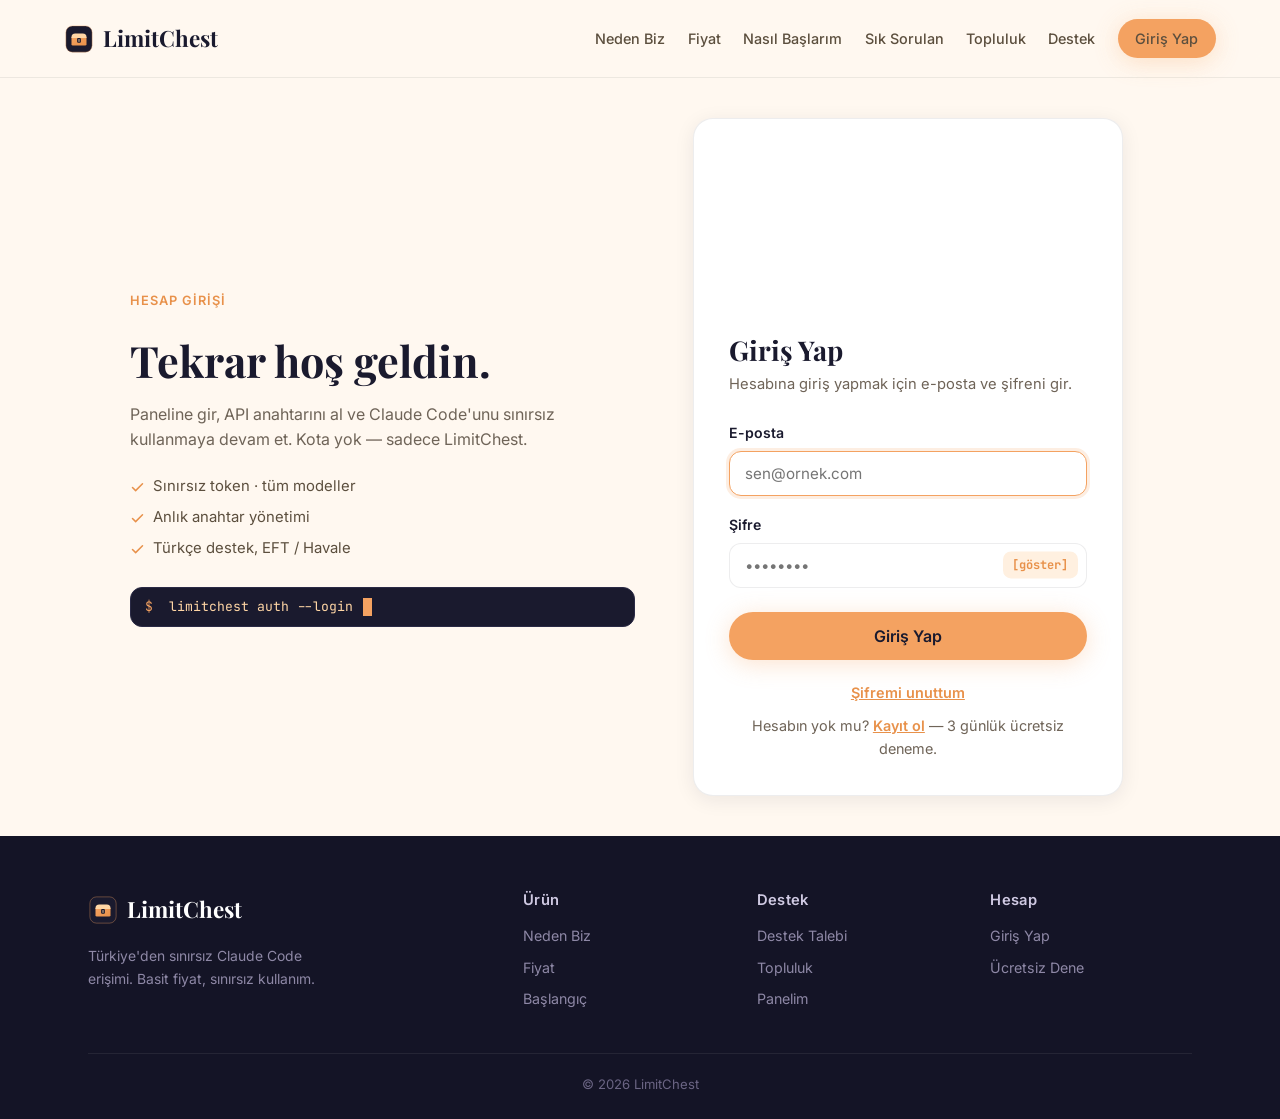
<file: login.html>
<!DOCTYPE html>
<html lang="tr">
<head>
<meta charset="UTF-8">
<meta name="viewport" content="width=device-width, initial-scale=1">
<title>Giriş Yap — LimitChest | Sınırsız Claude Code</title>
<meta name="description" content="LimitChest hesabına giriş yap. Sınırsız Claude Code erişimi, 500 TL / ay, kota yok. Panelden API anahtarını al, hemen kullan.">
<link rel="icon" type="image/svg+xml" href="logo/favicon.svg">
<link rel="preconnect" href="https://fonts.googleapis.com">
<link rel="preconnect" href="https://fonts.gstatic.com" crossorigin>
<link href="https://fonts.googleapis.com/css2?family=Playfair+Display:wght@600;700&family=Inter:wght@400;500;600;700&family=JetBrains+Mono:wght@400;500;700&display=swap" rel="stylesheet">
<link rel="stylesheet" href="css/theme.css">
<script src="js/supabase.js"></script>
<!-- Supabase + config + app -->

<script src="js/config.js"></script>
<script src="js/app.js"></script>

<style>
/* ---- Bu sayfaya özel düzen ---- */
.auth-grid {
  display: grid;
  grid-template-columns: 1.05fr .95fr;
  gap: clamp(2rem, 5vw, 3.6rem);
  align-items: center;
  width: 100%;
  max-width: 1020px;
  margin: 0 auto;
}
.auth-side h1 { font-size: clamp(1.9rem, 4vw, 2.7rem); margin: .8rem 0 1rem; }
.auth-side p  { color: var(--text-muted); max-width: 480px; }
.auth-points  { list-style:none; margin-top:1.4rem; padding:0; font-size:.93rem; color:var(--text-soft); }
.auth-points li { margin:.45rem 0; display:flex; align-items:center; gap:.5rem; }
.auth-points svg { width:15px; height:15px; color:var(--amber-dark); flex-shrink:0; }

.term-mini {
  background: var(--navy);
  border: 1px solid var(--navy-mid);
  border-radius: var(--radius-md);
  padding: .55rem .9rem;
  color: var(--amber-light);
  font-family:'JetBrains Mono', monospace;
  font-size:.82rem;
  display:flex; align-items:center; gap:.55rem;
  overflow-x:auto; white-space:nowrap;
}
.term-mini .term-prompt { color: var(--amber); }

.pw-wrap { position:relative; }
.pw-wrap input { padding-right:5.2rem; }
.pw-toggle {
  position:absolute; right:.55rem; top:50%;
  transform:translateY(-50%);
  background:var(--cream-dark); color:var(--amber-dark);
  border:none; border-radius:var(--radius-sm);
  font-family:'JetBrains Mono', monospace; font-size:.75rem; font-weight:700;
  padding:.35rem .6rem; cursor:pointer; transition:.18s;
}
.pw-toggle:hover { background:var(--amber-light); }

.btn-block { width:100%; padding:.9rem 1.4rem; font-size:1rem; margin-top:.4rem; }
.btn[disabled] { opacity:.65; cursor:not-allowed; transform:none !important; }

@media (max-width: 900px) {
  .auth-grid { grid-template-columns: 1fr; gap:3.2rem; }
  .auth-side { text-align:center; }
  .auth-side p { margin: 0 auto; }
}
</style>
</head>
<body>

<!-- ===== NAVBAR ===== -->
<nav class="navbar">
  <div class="nav-container container">
    <a href="index.html" class="nav-brand nav-logo"><img src="logo/logo.svg" alt="">LimitChest</a>
    <button class="nav-toggle" aria-label="Menü" aria-expanded="false" onclick="document.querySelector('.nav-links').classList.toggle('open')">☰</button>
    <div class="nav-links">
      <a href="index.html">Neden Biz</a>
      <a href="index.html#pricing">Fiyat</a>
      <a href="index.html#install">Nasıl Başlarım</a>
      <a href="index.html#faq">Sık Sorulan</a>
      <a href="community.html">Topluluk</a>
      <a href="support.html">Destek</a>
      <span id="nav-auth-area"><a href="register.html" class="btn btn-primary btn-sm">Giriş Yap</a></span>
    </div>
  </div>
</nav>

<!-- ===== AUTH ===== -->
<main class="auth-wrap">
  <div class="auth-grid">

    <!-- Sol taraf: tanıtım + terminal -->
    <div class="auth-side">
      <span class="eyebrow">Hesap Girişi</span>
      <h1>Tekrar hoş geldin.</h1>
      <p>Paneline gir, API anahtarını al ve Claude Code'unu sınırsız kullanmaya devam et. Kota yok — sadece LimitChest.</p>
      <ul class="auth-points">
        <li><svg viewBox="0 0 24 24" fill="none" stroke="currentColor" stroke-width="2.4" stroke-linecap="round" stroke-linejoin="round"><path d="M20 6 9 17l-5-5"/></svg>Sınırsız token · tüm modeller</li>
        <li><svg viewBox="0 0 24 24" fill="none" stroke="currentColor" stroke-width="2.4" stroke-linecap="round" stroke-linejoin="round"><path d="M20 6 9 17l-5-5"/></svg>Anlık anahtar yönetimi</li>
        <li><svg viewBox="0 0 24 24" fill="none" stroke="currentColor" stroke-width="2.4" stroke-linecap="round" stroke-linejoin="round"><path d="M20 6 9 17l-5-5"/></svg>Türkçe destek, EFT / Havale</li>
      </ul>
      <div class="term-mini" style="margin-top:1.6rem;">
        <span class="term-prompt">$</span> limitchest auth --login
        <span class="term-cursor"></span>
      </div>
    </div>

    <!-- Sağ taraf: giriş kartı -->
    <div class="card auth-card">
      <div class="auth-cube-wrap" aria-hidden="true">
        <div class="cube" style="width:160px; height:160px; top:0; left:50%; transform:translateX(-50%);">
          <div class="face f-front"></div><div class="face f-back"></div>
          <div class="face f-right"></div><div class="face f-left"></div>
          <div class="face f-top"></div><div class="face f-bottom"></div>
        </div>
      </div>

      <h1 style="font-size:1.7rem;">Giriş Yap</h1>
      <p class="auth-sub">Hesabına giriş yapmak için e-posta ve şifreni gir.</p>

      <div id="form-error" class="form-error" role="alert" style="display:none;"></div>

      <form id="login-form" novalidate>
        <div class="form-field">
          <label for="email">E-posta</label>
          <input type="email" id="email" name="email" autocomplete="email"
                 placeholder="sen@ornek.com" spellcheck="false" autofocus>
        </div>

        <div class="form-field">
          <label for="password">Şifre</label>
          <div class="pw-wrap">
            <input type="password" id="password" name="password"
                   autocomplete="current-password" placeholder="••••••••">
            <button type="button" class="pw-toggle" id="pw-toggle" aria-label="Şifreyi göster veya gizle">[göster]</button>
          </div>
        </div>

        <button type="submit" id="submit-btn" class="btn btn-primary btn-block">Giriş Yap</button>
      </form>

      <div class="auth-alt">
        <a href="forgot.html">Şifremi unuttum</a>
      </div>
      <div class="auth-alt" style="margin-top:.6rem;">
        Hesabın yok mu? <a href="register.html">Kayıt ol</a> — 3 günlük ücretsiz deneme.
      </div>
    </div>

  </div>
</main>

<!-- ===== FOOTER ===== -->
<footer>
  <div class="container">
    <div class="footer-grid">
      <div>
        <a href="index.html" class="nav-brand nav-logo" style="color:#fff;"><img src="logo/logo.svg" alt="">LimitChest</a>
        <p style="margin-top:.8rem; font-size:.87rem; max-width:260px;">Türkiye'den sınırsız Claude Code erişimi. Basit fiyat, sınırsız kullanım.</p>
      </div>
      <div>
        <h4>Ürün</h4>
        <ul>
          <li><a href="index.html">Neden Biz</a></li>
          <li><a href="index.html#pricing">Fiyat</a></li>
          <li><a href="index.html#install">Başlangıç</a></li>
        </ul>
      </div>
      <div>
        <h4>Destek</h4>
        <ul>
          <li><a href="support.html">Destek Talebi</a></li>
          <li><a href="community.html">Topluluk</a></li>
          <li><a href="dashboard.html">Panelim</a></li>
        </ul>
      </div>
      <div>
        <h4>Hesap</h4>
        <ul>
          <li><a href="login.html">Giriş Yap</a></li>
          <li><a href="register.html">Ücretsiz Dene</a></li>
        </ul>
      </div>
    </div>
    <div class="footer-bottom">© 2026 LimitChest</div>
  </div>
</footer>

<script>
/* ============================================================
   Login sayfası mantığı
   Not: app.js "defer" olduğu için tüm mantık DOMContentLoaded
   içinde çalışır — sb / getSession o noktada hazır olur.
   ============================================================ */
(function () {
  const REDIRECT = 'dashboard.html';

  /* ---------- Auth kub animasyonu ---------- */
  const CUBE_SCRIPT = [
    { cmd: 'limitchest login', out: ['✦ Kimlik doğrulanıyor…'] },
    { cmd: 'limitchest status', out: ['Plan: Sınırsız · Kota: ∞'] },
  ];

  function esc(s) {
    return String(s).replace(/&/g,'&amp;').replace(/</g,'&lt;').replace(/>/g,'&gt;');
  }

  // function runTerminal (kaldırıldı)(id, script) {
    const el = document.getElementById(id);
    if (!el) return;
    let si = 0, ci = 0;

    function render(line) {
      let html = '';
      for (let k = 0; k < si; k++) {
        html += '<div class="term-line"><span class="term-prompt">$</span> ' + esc(script[k].cmd) + '</div>';
        script[k].out.forEach(o => {
          html += '<div class="term-line"><span class="term-prompt">❯</span> ' + esc(o) + '</div>';
        });
      }
      html += '<div class="term-line"><span class="term-prompt">$</span> ' + esc(line) + '<span class="term-cursor"></span></div>';
      el.innerHTML = html;
    }

    function tick() {
      if (si >= script.length) {
        // Bitti: tüm komut + çıktılar ve yanıp sönen boş istem
        let html = '';
        script.forEach(step => {
          html += '<div class="term-line"><span class="term-prompt">$</span> ' + esc(step.cmd) + '</div>';
          step.out.forEach(o => {
            html += '<div class="term-line"><span class="term-prompt">❯</span> ' + esc(o) + '</div>';
          });
        });
        html += '<div class="term-line"><span class="term-prompt">$</span> <span class="term-cursor"></span></div>';
        el.innerHTML = html;
        return;
      }
      const cmd = script[si].cmd;
      if (ci <= cmd.length) {
        render(cmd.slice(0, ci++));
        setTimeout(tick, 30 + Math.random() * 40);
      } else {
        render(cmd);
        setTimeout(() => { si++; ci = 0; tick(); }, 700);
      }
    }
    tick();
  }

  /* ---------- Hata mesajları (Türkçe) ---------- */
  function trAuthError(err) {
    const m   = String((err && err.message) || '').toLowerCase();
    const st  = (err && (err.status || err.code)) || '';

    if (m.includes('invalid login credentials')) return 'E-posta veya şifre hatalı. Tekrar dene.';
    if (m.includes('not confirmed') || m.includes('email not confirmed'))
      return 'E-posta adresin doğrulanmamış. Gelen kutundaki doğrulama bağlantısına tıkla.';
    if (m.includes('rate limit') || m.includes('too many requests') || st === 429)
      return 'Çok fazla deneme yaptın. Lütfen birkaç dakika bekleyip tekrar dene.';
    if (m.includes('logins are disabled') || m.includes('signups not allowed'))
      return 'Giriş şu anda kapalı. Destek ekibine yaz: ' +
        ((typeof LIMITCHEST_CONFIG !== 'undefined' && LIMITCHEST_CONFIG.CONTACT_EMAIL) || 'destek@limitchest.com');
    if (m.includes('fetch') || m.includes('network') || m.includes('load failed'))
      return 'Bağlantı hatası. İnternetini kontrol edip tekrar dene.';
    if (typeof LIMITCHEST_CONFIG === 'undefined' || !LIMITCHEST_CONFIG.SUPABASE_URL)
      return 'Sunucu ayarları eksik (js/config.js).';
    return 'Giriş yapılamadı' + ((err && err.message) ? ': ' + err.message : '.');
  }

  /* ---------- Form yardımcıları ---------- */
  const alertBox = document.getElementById('form-error');

  function showError(msg) {
    alertBox.textContent = msg;
    alertBox.style.display = 'block';
  }
  function hideError() {
    alertBox.style.display = 'none';
    alertBox.textContent = '';
  }
  function setLoading(on, btn, label) {
    btn.disabled = on;
    btn.textContent = on ? '⏳ Giriş yapılıyor…' : label;
  }

  document.addEventListener('DOMContentLoaded', async function () {
    

    const form     = document.getElementById('login-form');
    const emailEl  = document.getElementById('email');
    const passEl   = document.getElementById('password');
    const submitBtn= document.getElementById('submit-btn');
    const SUBMIT_LABEL = submitBtn.textContent;

    /* Şifre göster/gizle */
    document.getElementById('pw-toggle').addEventListener('click', function () {
      const show = passEl.type === 'password';
      passEl.type = show ? 'text' : 'password';
      this.textContent = show ? '[gizle]' : '[göster]';
      passEl.focus();
    });

    /* Yazarken hatayı gizle */
    [emailEl, passEl].forEach(el =>
      el.addEventListener('input', () => { if (alertBox.style.display === 'block') hideError(); }));

    /* Oturum zaten varsa direkt panele */
    try {
      const session = await getSession();
      if (session && session.user) { location.replace(REDIRECT); return; }
    } catch (e) { /* oturum kontrolü başarısız — formu göster */ }

    /* Gönderim */
    form.addEventListener('submit', async function (ev) {
      ev.preventDefault();
      hideError();

      const email = emailEl.value.trim();
      const password = passEl.value;

      if (!email)                       { showError('E-posta adresini gir.');       emailEl.focus();  return; }
      if (!/^[^\s@]+@[^\s@]+\.[^\s@]+$/.test(email)) { showError('Geçerli bir e-posta adresi gir.'); emailEl.focus(); return; }
      if (!password)                    { showError('Şifreni gir.');                passEl.focus();   return; }
      if (password.length < 6)          { showError('Şifre en az 6 karakter olmalı.'); passEl.focus(); return; }

      setLoading(true, submitBtn);

      try {
        const { data, error } = await sb.auth.signInWithPassword({ email, password });

        if (error) { showError(trAuthError(error)); setLoading(false, submitBtn, SUBMIT_LABEL); return; }
        if (!data || !data.session) {
          showError('Giriş tamamlanamadı. Tekrar dene.');
          setLoading(false, submitBtn, SUBMIT_LABEL);
          return;
        }

        location.href = REDIRECT;
      } catch (e) {
        showError(trAuthError(e));
        setLoading(false, submitBtn, SUBMIT_LABEL);
      }
    });
  });
})();
</script>

</body>
</html>
</file>
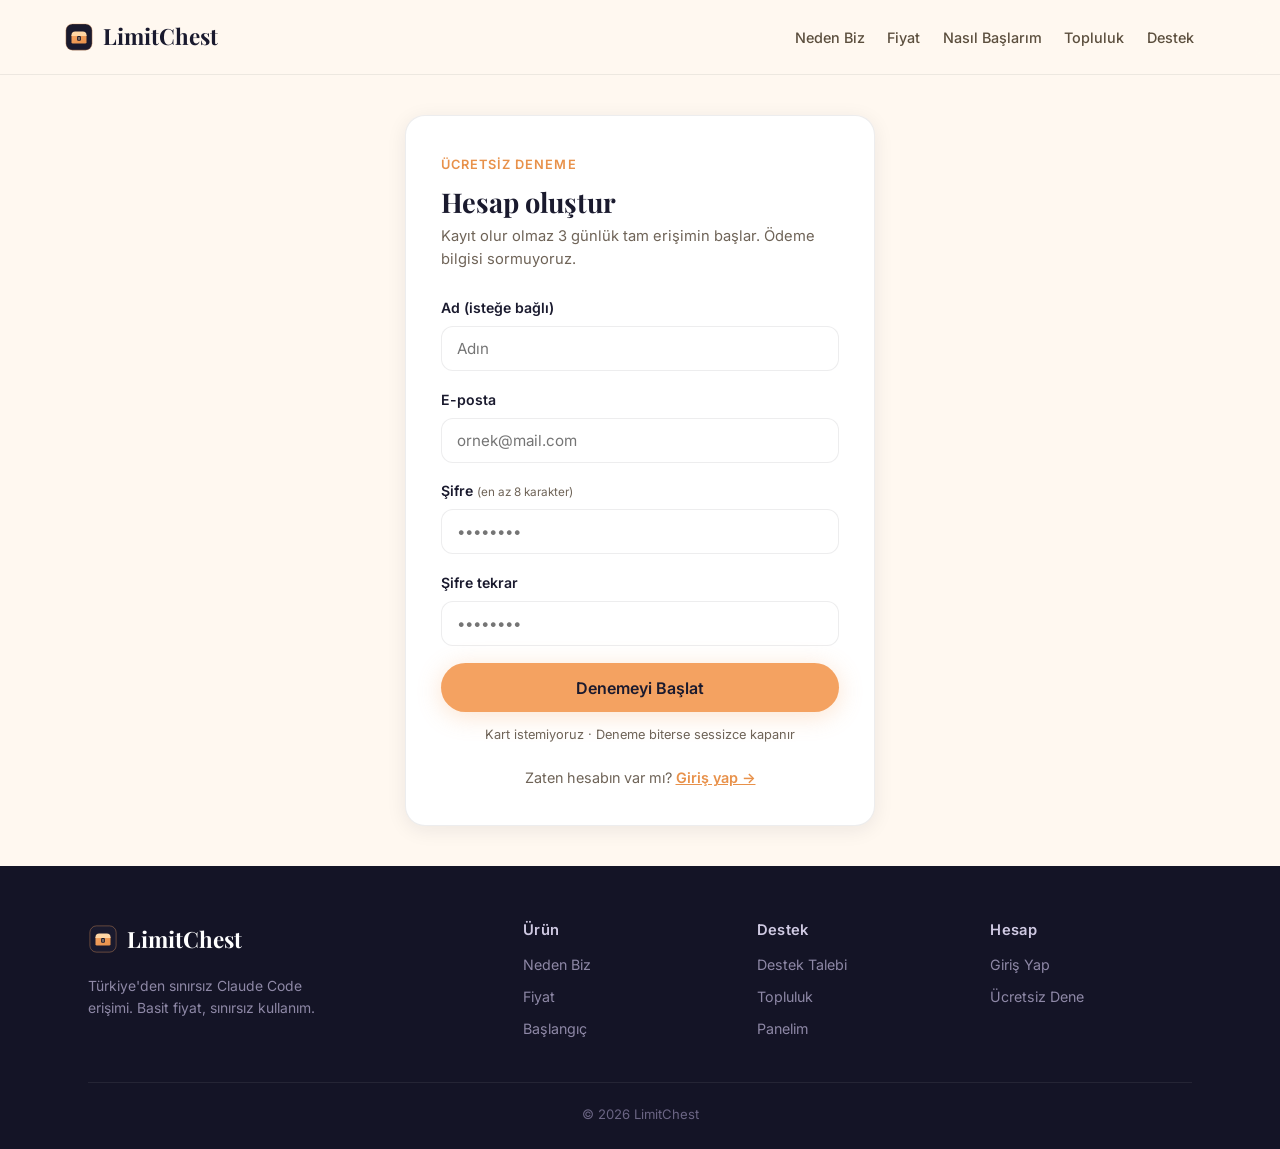
<file: register.html>
<!DOCTYPE html>
<html lang="tr">
<head>
<meta charset="UTF-8">
<meta name="viewport" content="width=device-width, initial-scale=1">
<title>Kayıt Ol — 3 Günlük Ücretsiz Deneme | LimitChest</title>
<link rel="icon" type="image/svg+xml" href="logo/favicon.svg">
<link rel="preconnect" href="https://fonts.googleapis.com">
<link rel="preconnect" href="https://fonts.gstatic.com" crossorigin>
<link href="https://fonts.googleapis.com/css2?family=Playfair+Display:wght@600;700&family=Inter:wght@400;500;600;700&family=JetBrains+Mono:wght@400;500;700&display=swap" rel="stylesheet">
<link rel="stylesheet" href="css/theme.css">
<script src="js/supabase.js"></script>

<script src="js/config.js"></script>
<script src="js/app.js"></script>
</head>
<body>

<nav class="navbar">
  <div class="nav-container container">
    <a href="index.html" class="nav-brand nav-logo"><img src="logo/logo.svg" alt="">LimitChest</a>
    <button class="nav-toggle" aria-label="Menü" onclick="document.querySelector('.nav-links').classList.toggle('open')">☰</button>
    <div class="nav-links">
      <a href="index.html">Neden Biz</a>
      <a href="index.html#pricing">Fiyat</a>
      <a href="index.html#install">Nasıl Başlarım</a>
      <a href="community.html">Topluluk</a>
      <a href="support.html">Destek</a>
      <span id="nav-auth-area"></span>
    </div>
  </div>
</nav>

<div class="auth-wrap">
  <div class="card auth-card" style="max-width:470px;">
    <span class="eyebrow">Ücretsiz deneme</span>
    <h1>Hesap oluştur</h1>
    <p class="auth-sub">Kayıt olur olmaz 3 günlük tam erişimin başlar. Ödeme bilgisi sormuyoruz.</p>

    <div id="reg-error" class="form-error" style="display:none;"></div>
    <div id="reg-success" class="form-success" style="display:none;"></div>

    <form id="reg-form">
      <div class="form-field">
        <label for="name">Ad (isteğe bağlı)</label>
        <input type="text" id="name" placeholder="Adın">
      </div>
      <div class="form-field">
        <label for="email">E-posta</label>
        <input type="email" id="email" required autocomplete="email" placeholder="ornek@mail.com">
      </div>
      <div class="form-field">
        <label for="password">Şifre <small style="color:var(--text-muted); font-weight:400;">(en az 8 karakter)</small></label>
        <input type="password" id="password" required minlength="8" autocomplete="new-password" placeholder="••••••••">
      </div>
      <div class="form-field">
        <label for="password2">Şifre tekrar</label>
        <input type="password" id="password2" required autocomplete="new-password" placeholder="••••••••">
      </div>
      <button type="submit" id="reg-btn" class="btn btn-primary btn-lg" style="width:100%;">Denemeyi Başlat</button>
      <p style="text-align:center; color:var(--text-muted); font-size:.8rem; margin-top:.8rem;">
        Kart istemiyoruz · Deneme biterse sessizce kapanır
      </p>
    </form>

    <div class="auth-alt">
      Zaten hesabın var mı? <a href="login.html">Giriş yap →</a>
    </div>
  </div>
</div>

<script>
document.addEventListener('DOMContentLoaded', async () => {
  const { data: { session } } = await sb.auth.getSession();
  if (session) { location.href = 'dashboard.html'; return; }

  document.getElementById('reg-form').addEventListener('submit', async (e) => {
    e.preventDefault();
    const errBox = document.getElementById('reg-error');
    const okBox  = document.getElementById('reg-success');
    const btn    = document.getElementById('reg-btn');
    errBox.style.display = 'none'; okBox.style.display = 'none';

    const name     = document.getElementById('name').value.trim();
    const email    = document.getElementById('email').value.trim();
    const password = document.getElementById('password').value;
    const pass2    = document.getElementById('password2').value;

    if (password !== pass2) {
      errBox.textContent = 'Şifreler eşleşmiyor.';
      errBox.style.display = 'block';
      return;
    }

    btn.disabled = true; btn.textContent = 'Hesap oluşturuluyor…';

    const { data, error } = await sb.auth.signUp({
      email,
      password,
      options: { data: { display_name: name || email.split('@')[0] } }
    });

    if (error) {
      errBox.textContent = error.message.includes('already registered')
        ? 'Bu e-posta zaten kayıtlı. Giriş yapmayı dene.'
        : 'Kayıt başarısız: ' + error.message;
      errBox.style.display = 'block';
      btn.disabled = false; btn.textContent = 'Denemeyi Başlat';
      return;
    }

    // E-posta doğrulaması açıksa session gelmez
    if (!data.session) {
      okBox.textContent = '✅ Hesap oluşturuldu! E-postana gönderdiğimiz doğrulama bağlantısına tıkla, sonra giriş yapabilirsin.';
      okBox.style.display = 'block';
      return;
    }
    location.href = 'dashboard.html';
  });
});
</script>

<footer>
  <div class="container">
    <div class="footer-grid">
      <div>
        <a href="index.html" class="nav-brand nav-logo" style="color:#fff;"><img src="logo/logo.svg" alt="">LimitChest</a>
        <p style="margin-top:.8rem; font-size:.87rem; max-width:260px;">Türkiye'den sınırsız Claude Code erişimi. Basit fiyat, sınırsız kullanım.</p>
      </div>
      <div>
        <h4>Ürün</h4>
        <ul>
          <li><a href="index.html">Neden Biz</a></li>
          <li><a href="index.html#pricing">Fiyat</a></li>
          <li><a href="index.html#install">Başlangıç</a></li>
        </ul>
      </div>
      <div>
        <h4>Destek</h4>
        <ul>
          <li><a href="support.html">Destek Talebi</a></li>
          <li><a href="community.html">Topluluk</a></li>
          <li><a href="dashboard.html">Panelim</a></li>
        </ul>
      </div>
      <div>
        <h4>Hesap</h4>
        <ul>
          <li><a href="login.html">Giriş Yap</a></li>
          <li><a href="register.html">Ücretsiz Dene</a></li>
        </ul>
      </div>
    </div>
    <div class="footer-bottom">© 2026 LimitChest</div>
  </div>
</footer>

</body>
</html>
</file>
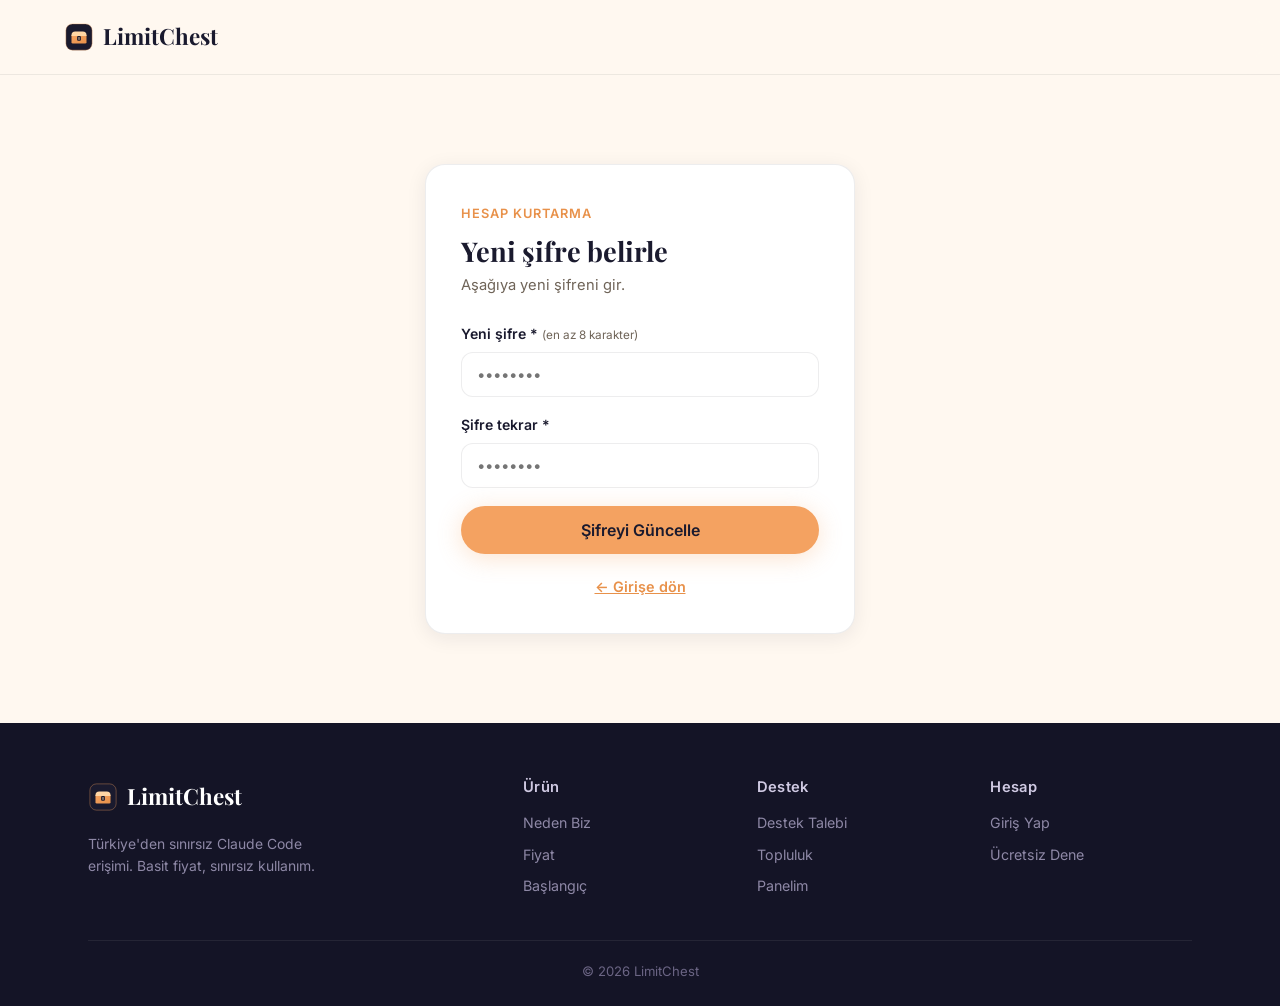
<file: reset.html>
<!DOCTYPE html>
<html lang="tr">
<head>
<meta charset="UTF-8">
<meta name="viewport" content="width=device-width, initial-scale=1">
<title>Yeni Şifre — LimitChest</title>
<link rel="icon" type="image/svg+xml" href="logo/favicon.svg">
<link rel="preconnect" href="https://fonts.googleapis.com">
<link rel="preconnect" href="https://fonts.gstatic.com" crossorigin>
<link href="https://fonts.googleapis.com/css2?family=Playfair+Display:wght@600;700&family=Inter:wght@400;500;600;700&family=JetBrains+Mono:wght@400;500;700&display=swap" rel="stylesheet">
<link rel="stylesheet" href="css/theme.css">
<script src="js/supabase.js"></script>

<script src="js/config.js"></script>
<script src="js/app.js"></script>
</head>
<body>

<nav class="navbar">
  <div class="nav-container container">
    <a href="index.html" class="nav-brand nav-logo"><img src="logo/logo.svg" alt="">LimitChest</a>
    <span id="nav-auth-area"></span>
  </div>
</nav>

<div class="auth-wrap">
  <div class="card auth-card">
    <span class="eyebrow">Hesap kurtarma</span>
    <h1>Yeni şifre belirle</h1>
    <p class="auth-sub">Aşağıya yeni şifreni gir.</p>

    <div id="rs-error" class="form-error" style="display:none;"></div>
    <div id="rs-success" class="form-success" style="display:none;"></div>

    <form id="rs-form">
      <div class="form-field">
        <label for="password">Yeni şifre * <small style="color:var(--text-muted); font-weight:400;">(en az 8 karakter)</small></label>
        <input type="password" id="password" required minlength="8" autocomplete="new-password" placeholder="••••••••">
      </div>
      <div class="form-field">
        <label for="password2">Şifre tekrar *</label>
        <input type="password" id="password2" required autocomplete="new-password" placeholder="••••••••">
      </div>
      <button type="submit" id="rs-btn" class="btn btn-primary btn-lg" style="width:100%;">Şifreyi Güncelle</button>
    </form>

    <div class="auth-alt"><a href="login.html">← Girişe dön</a></div>
  </div>
</div>

<script>
document.addEventListener('DOMContentLoaded', () => {
  document.getElementById('rs-form').addEventListener('submit', async (e) => {
    e.preventDefault();
    const errBox = document.getElementById('rs-error');
    const okBox  = document.getElementById('rs-success');
    const btn    = document.getElementById('rs-btn');
    errBox.style.display = 'none'; okBox.style.display = 'none';

    const p1 = document.getElementById('password').value;
    const p2 = document.getElementById('password2').value;
    if (p1 !== p2) {
      errBox.textContent = 'Şifreler eşleşmiyor.';
      errBox.style.display = 'block';
      return;
    }

    btn.disabled = true; btn.textContent = 'Güncelleniyor…';
    const { error } = await sb.auth.updateUser({ password: p1 });

    if (error) {
      errBox.textContent = 'Hata: ' + error.message;
      errBox.style.display = 'block';
      btn.disabled = false; btn.textContent = 'Şifreyi Güncelle';
      return;
    }
    okBox.textContent = '✅ Şifre güncellendi. Giriş sayfasına yönlendiriliyorsun…';
    okBox.style.display = 'block';
    setTimeout(() => location.href = 'login.html', 1800);
  });
});
</script>

<footer>
  <div class="container">
    <div class="footer-grid">
      <div>
        <a href="index.html" class="nav-brand nav-logo" style="color:#fff;"><img src="logo/logo.svg" alt="">LimitChest</a>
        <p style="margin-top:.8rem; font-size:.87rem; max-width:260px;">Türkiye'den sınırsız Claude Code erişimi. Basit fiyat, sınırsız kullanım.</p>
      </div>
      <div>
        <h4>Ürün</h4>
        <ul>
          <li><a href="index.html">Neden Biz</a></li>
          <li><a href="index.html#pricing">Fiyat</a></li>
          <li><a href="index.html#install">Başlangıç</a></li>
        </ul>
      </div>
      <div>
        <h4>Destek</h4>
        <ul>
          <li><a href="support.html">Destek Talebi</a></li>
          <li><a href="community.html">Topluluk</a></li>
          <li><a href="dashboard.html">Panelim</a></li>
        </ul>
      </div>
      <div>
        <h4>Hesap</h4>
        <ul>
          <li><a href="login.html">Giriş Yap</a></li>
          <li><a href="register.html">Ücretsiz Dene</a></li>
        </ul>
      </div>
    </div>
    <div class="footer-bottom">© 2026 LimitChest</div>
  </div>
</footer>

</body>
</html>
</file>
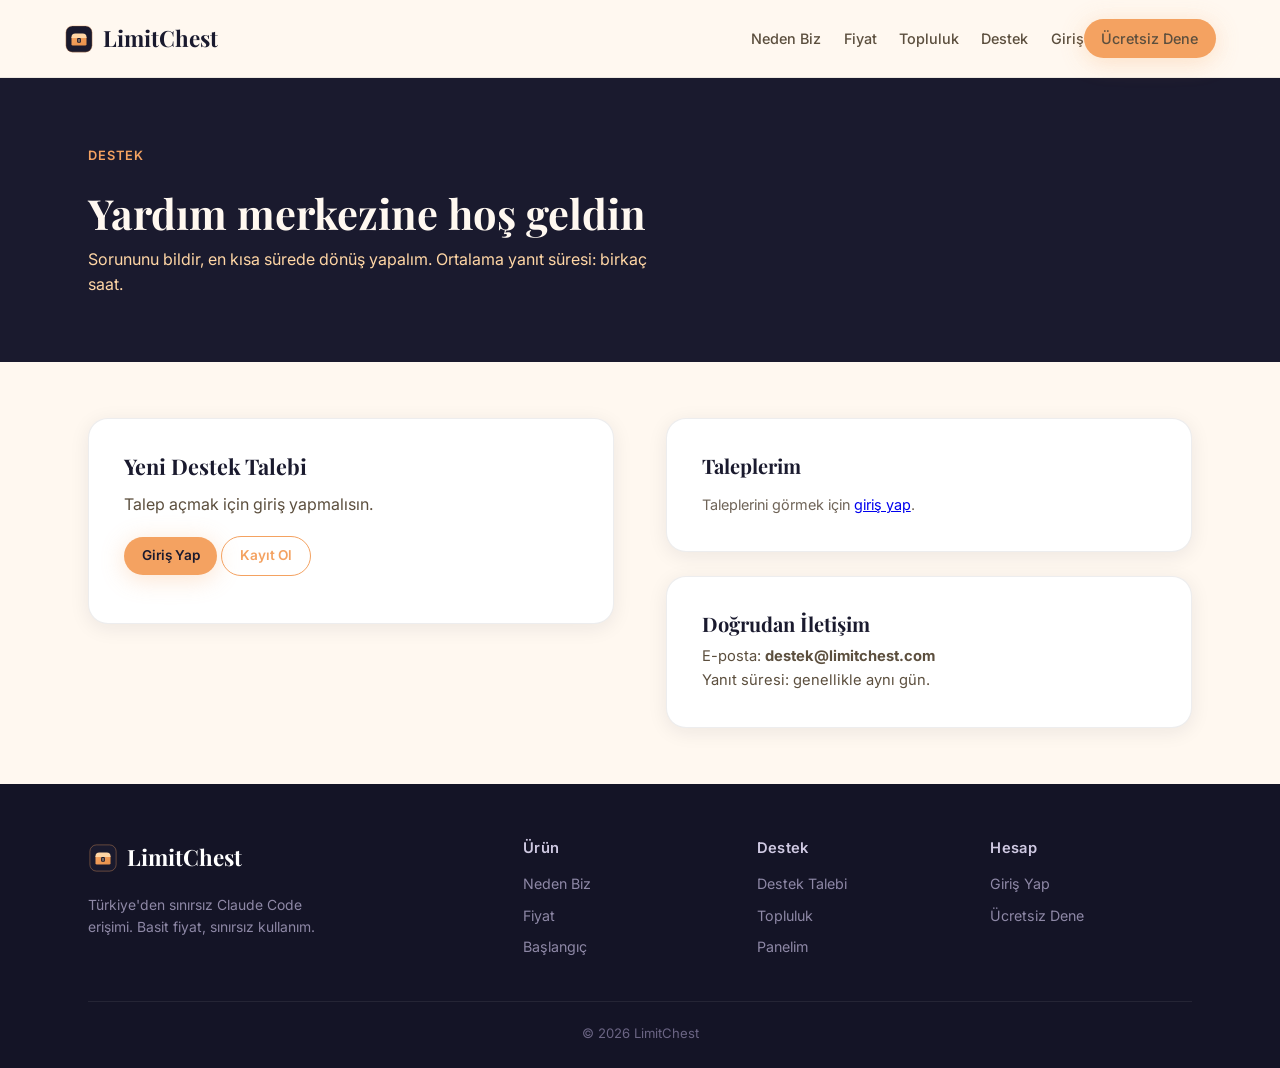
<file: support.html>
<!DOCTYPE html>
<html lang="tr">
<head>
<meta charset="UTF-8">
<meta name="viewport" content="width=device-width, initial-scale=1">
<title>Destek — LimitChest</title>
<link rel="icon" type="image/svg+xml" href="logo/favicon.svg">
<link rel="preconnect" href="https://fonts.googleapis.com">
<link rel="preconnect" href="https://fonts.gstatic.com" crossorigin>
<link href="https://fonts.googleapis.com/css2?family=Playfair+Display:wght@600;700&family=Inter:wght@400;500;600;700&family=JetBrains+Mono:wght@400;500;700&display=swap" rel="stylesheet">
<link rel="stylesheet" href="css/theme.css">
<script src="js/supabase.js"></script>

<script src="js/config.js"></script>
<script src="js/app.js"></script>
</head>
<body>

<nav class="navbar">
  <div class="nav-container container">
    <a href="index.html" class="nav-brand nav-logo"><img src="logo/logo.svg" alt="">LimitChest</a>
    <button class="nav-toggle" aria-label="Menü" onclick="document.querySelector('.nav-links').classList.toggle('open')">☰</button>
    <div class="nav-links">
      <a href="index.html">Neden Biz</a>
      <a href="index.html#pricing">Fiyat</a>
      <a href="community.html">Topluluk</a>
      <a href="support.html">Destek</a>
      <span id="nav-auth-area"><a href="login.html" class="nav-link-login">Giriş</a><a href="register.html" class="btn btn-primary btn-sm">Ücretsiz Dene</a></span>
    </div>
  </div>
</nav>

<!-- Başlık -->
<section style="background:var(--navy); color:var(--cream); padding:clamp(2.5rem,5vw,4rem) 0;">
  <div class="container">
    <span class="eyebrow eyebrow-amber">Destek</span>
    <h1 style="font-size:clamp(1.8rem,4vw,2.6rem); margin:.7rem 0 .6rem;">Yardım merkezine hoş geldin</h1>
    <p style="color:var(--amber-light); max-width:560px;">Sorununu bildir, en kısa sürede dönüş yapalım. Ortalama yanıt süresi: birkaç saat.</p>
  </div>
</section>

<main class="container" style="padding:clamp(2.5rem,5vw,3.5rem) clamp(1.5rem,4vw,3rem);">
  <div style="display:grid; grid-template-columns:repeat(auto-fit,minmax(320px,1fr)); gap:3.2rem; align-items:start;">

    <!-- Yeni talep formu -->
    <div class="card" id="ticket-card">
      <h2 style="font-size:1.35rem;">Yeni Destek Talebi</h2>
      <div id="login-prompt" style="display:none;">
        <p style="color:var(--text-soft); margin:.8rem 0 1.2rem;">Talep açmak için giriş yapmalısın.</p>
        <a href="login.html" class="btn btn-primary btn-sm">Giriş Yap</a>
        <a href="register.html" class="btn btn-outline btn-sm">Kayıt Ol</a>
      </div>

      <form id="ticket-form" style="margin-top:1rem;">
        <div class="form-field">
          <label for="subject">Konu *</label>
          <input type="text" id="subject" required placeholder="Kısa konu başlığı">
        </div>
        <div class="form-field">
          <label for="category">Kategori</label>
          <select id="category">
            <option value="genel">Genel</option>
            <option value="fatura">Fatura / Ödeme</option>
            <option value="teknik">Teknik Sorun</option>
            <option value="hesap">Hesap</option>
            <option value="diger">Diğer</option>
          </select>
        </div>
        <div class="form-field">
          <label for="message">Mesajın</label>
          <textarea id="message" required maxlength="2000" placeholder="Sorununu detaylıca anlat…"></textarea>
          <small id="msg-counter" style="display:block; text-align:right; color:var(--text-muted); font-size:.78rem; margin-top:.3rem;">0 / 2000</small>
        </div>
        <button type="submit" id="ticket-btn" class="btn btn-primary" style="width:100%;">Talebi Gönder</button>
      </form>
      <div id="ticket-msg" style="margin-top:.7rem;"></div>
    </div>

    <!-- Taleplerim -->
    <div>
      <div class="card" id="my-tickets-card" style="margin-bottom:1.5rem;">
        <h2 style="font-size:1.25rem;">Taleplerim</h2>
        <div id="my-tickets" style="margin-top:1rem;">
          <p style="color:var(--text-muted); font-size:.9rem;">Yükleniyor…</p>
        </div>
      </div>

      <!-- İletişim / SSS -->
      <div class="card">
        <h2 style="font-size:1.25rem;">Doğrudan İletişim</h2>
        <p style="color:var(--text-soft); font-size:.92rem; margin-top:.6rem;">
          E-posta: <strong id="contact-email">—</strong><br>
          Yanıt süresi: genellikle aynı gün.
        </p>
      </div>
    </div>

  </div>
</main>

<footer>
  <div class="container">
    <div class="footer-grid">
      <div>
        <a href="index.html" class="nav-brand nav-logo" style="color:#fff;"><img src="logo/logo.svg" alt="">LimitChest</a>
        <p style="margin-top:.8rem; font-size:.87rem; max-width:260px;">Türkiye'den sınırsız Claude Code erişimi. Basit fiyat, sınırsız kullanım.</p>
      </div>
      <div>
        <h4>Ürün</h4>
        <ul>
          <li><a href="index.html">Neden Biz</a></li>
          <li><a href="index.html#pricing">Fiyat</a></li>
          <li><a href="index.html#install">Başlangıç</a></li>
        </ul>
      </div>
      <div>
        <h4>Destek</h4>
        <ul>
          <li><a href="support.html">Destek Talebi</a></li>
          <li><a href="community.html">Topluluk</a></li>
          <li><a href="dashboard.html">Panelim</a></li>
        </ul>
      </div>
      <div>
        <h4>Hesap</h4>
        <ul>
          <li><a href="login.html">Giriş Yap</a></li>
          <li><a href="register.html">Ücretsiz Dene</a></li>
        </ul>
      </div>
    </div>
    <div class="footer-bottom">© 2026 LimitChest</div>
  </div>
</footer>

<script>
document.addEventListener('DOMContentLoaded', async () => {
  document.getElementById('contact-email').textContent = LIMITCHEST_CONFIG.CONTACT_EMAIL;

  const session = await getSession();
  const form = document.getElementById('ticket-form');
  const prompt = document.getElementById('login-prompt');

  if (!session) {
    form.style.display = 'none';
    prompt.style.display = 'block';
    document.getElementById('my-tickets').innerHTML =
      '<p style="color:var(--text-muted); font-size:.9rem;">Taleplerini görmek için <a href="login.html">giriş yap</a>.</p>';
    return;
  }

  const profile = await getProfile();

  /* --- Talep gönderme --- */
  form.addEventListener('submit', async (e) => {
    e.preventDefault();
    const msgEl = document.getElementById('ticket-msg');
    const btn = document.getElementById('ticket-btn');
    btn.disabled = true; btn.textContent = 'Gönderiliyor…';

    const { error } = await sb.from('support_tickets').insert({
      user_id: session.user.id,
      subject: document.getElementById('subject').value.trim(),
      category: document.getElementById('category').value,
      message: document.getElementById('message').value.trim(),
      status: 'open'
    });

    btn.disabled = false; btn.textContent = 'Talebi Gönder';
    if (error) {
      msgEl.innerHTML = '<div class="form-error">' + error.message + '</div>';
      return;
    }
    msgEl.innerHTML = '<div class="form-success">✅ Talebin alındı! En kısa sürede dönüş yapacağız.</div>';
    form.reset();
    loadMyTickets();
  });

  /* --- Taleplerim --- */
  async function loadMyTickets() {
    const { data: tickets } = await sb.from('support_tickets')
      .select('*').eq('user_id', session.user.id)
      .order('created_at', { ascending: false });

    const box = document.getElementById('my-tickets');
    if (!tickets || !tickets.length) {
      box.innerHTML = '<p style="color:var(--text-muted); font-size:.9rem;">Henüz talebin yok.</p>';
      return;
    }
    box.innerHTML = tickets.map(t => `
      <div class="list-row">
        <div class="list-row-head">
          <strong>${t.subject}</strong>
          <span class="status-pill status-${t.status}">${t.status === 'open' ? 'Açık' : t.status === 'answered' ? 'Cevaplandı' : 'Kapalı'}</span>
        </div>
        <div class="list-row-meta">${fmtDate(t.created_at)} · ${t.category}</div>
        ${t.admin_reply ? `<div style="margin-top:.6rem; padding:.7rem .9rem; background:var(--cream-dark); border-left:3px solid var(--amber); border-radius:6px; font-size:.88rem;"><strong>Cevap:</strong> ${t.admin_reply}</div>` : ''}
      </div>
    `).join('');
  }
  const msgEl2 = document.getElementById('message');
  const counter = document.getElementById('msg-counter');
  msgEl2?.addEventListener('input', () => {
    counter.textContent = msgEl2.value.length + ' / 2000';
  });

  loadMyTickets();
});
</script>

</body>
</html>
</file>
<file: css/theme.css>
/* ============================================================
   LimitChest — Terminal temalı tasarım dili
   CmdTools (cmdtools.datadev.com.tr) eslinin renk değişkenleri
   Krem-lacivert arka plan, amber vurgular, JetBrains Mono.
   ============================================================ */

:root {
  /* Lacivert */
  --navy:        #1A1A2E;
  --navy-light:  #252542;
  --navy-mid:    #2A2A45;

  /* Amber (vurgu) */
  --amber:        #F4A261;
  --amber-dark:   #E8914A;
  --amber-light:  #FFD6A5;

  /* Krem */
  --cream:        #FFF8F0;
  --cream-dark:   #FFF0E0;
  --white:        #ffffff;
  --text:         #1A1A2E;
  --text-soft:    #5C4F3E;
  --text-muted:   #6F6458;

  /* Sınırlar / gölgeler */
  --border:        rgba(26,26,46,.08);
  --border-soft:   rgba(26,26,46,.05);
  --shadow-sm:     0 2px 8px rgba(26,26,46,.06);
  --shadow-md:     0 4px 20px rgba(26,26,46,.08);
  --shadow-lg:     0 8px 40px rgba(26,26,46,.10);
  --glow:          0 4px 24px rgba(244,162,97,.30);

  /* Yuvarlatma */
  --radius-sm:   8px;
  --radius-md:   12px;
  --radius-lg:   20px;
  --radius-full: 999px;

  /* Animasyon ease */
  --ease-out: cubic-bezier(.16,1,.3,1);
  --fast: 200ms;
  --base: 300ms;
  --slow: 500ms;
}

/* Yazı tipleri — CmdTools ile birebir */
@import url('https://fonts.googleapis.com/css2?family=Playfair+Display:ital,wght@0,600;0,700;1,600&family=Inter:wght@400;500;600;700&family=JetBrains+Mono:wght@400;500;700&display=swap');

* { box-sizing: border-box; margin:0; padding:0; }
html { scroll-behavior: smooth; }

body {
  font-family: 'Inter', system-ui, sans-serif;
  background: var(--cream);
  color: var(--text);
  line-height: 1.6;
  -webkit-font-smoothing: antialiased;
}

/* Başlıklar */
h1,h2,h3,h4 {
  font-family: 'Playfair Display', Georgia, serif;
  font-weight: 700;
  line-height: 1.15;
}

/* Kod / terminal */
code, pre, .mono {
  font-family: 'JetBrains Mono', 'Cascadia Code', monospace;
  font-weight: 400;
}

code {
  background: var(--navy);
  color: var(--amber-light);
  padding: .15rem .45rem;
  border-radius: var(--radius-sm);
  font-size: .9em;
}

pre {
  background: var(--navy);
  color: var(--amber-light);
  overflow-x: auto;
  border-radius: var(--radius-md);
  padding: 1rem;
  border: 1px solid var(--border);
}

/* container */
.container {
  max-width: 1200px;
  margin: 0 auto;
  padding: 0 clamp(1.5rem, 4vw, 3rem);
}

/* butonlar */
.btn {
  display: inline-flex;
  align-items: center;
  justify-content: center;
  gap: .5rem;
  border: none;
  border-radius: var(--radius-full);
  font-family: 'Inter', sans-serif;
  font-weight: 600;
  font-size: .95rem;
  cursor: pointer;
  transition: .18s ease;
  text-decoration: none;
  white-space: nowrap;
}
.btn-primary {
  background: var(--amber);
  color: var(--navy);
  box-shadow: var(--glow);
}
.btn-primary:hover {
  background: var(--amber-dark);
  transform: translateY(-2px);
  box-shadow: 0 6px 32px rgba(244,162,97,.4);
}
.btn-outline {
  background: transparent;
  color: var(--amber);
  border: 1.5px solid var(--amber);
}
.btn-outline:hover {
  background: var(--amber);
  color: var(--navy);
}

/* kartlar */
.card {
  background: var(--white);
  border: 1px solid var(--border);
  border-radius: var(--radius-lg);
  padding: clamp(1.4rem,3vw,2.2rem);
  box-shadow: var(--shadow-md);
  transition: .25s ease;
}
.card:hover {
  transform: translateY(-4px);
  box-shadow: var(--shadow-lg);
}

/* badge etiketleri */
.badge {
  display: inline-flex;
  align-items: center;
  gap: .35rem;
  font-size: .78rem;
  font-weight: 600;
  border-radius: var(--radius-full);
  padding: .3rem .8rem;
  line-height: 1;
}
.badge-amber { background: var(--amber-light); color: var(--navy); }
.badge-amber-solid { background: var(--amber); color: var(--navy); }
.badge-outline {
  background: transparent;
  border: 1px solid var(--amber);
  color: var(--amber);
}

/* Reveal anim — başlangıçta görünür, js .visible sınıfını işaretlerse animasyonlu görün.
   IntersectionObserver viewport dışı scrolllarda veya anında renderde tetiklenmeyebilir,
   bu yüzden varsayılan görünürlük 100%'tir. */
[data-delay] { opacity:1; transform:none; transition:opacity .5s ease, transform .5s ease; }
[data-delay].visible { opacity:1; transform:none; }

/* Terminal penceresi */
.terminal {
  background: var(--navy);
  border: 1px solid var(--navy-mid);
  border-radius: var(--radius-lg);
  padding: 1rem 1.2rem;
  overflow-x: auto;
  color: var(--amber-light);
  position: relative;
}
.term-bar {
  display:flex; align-items:center; gap:.6rem;
  padding:.15rem 0 .7rem;
  color:#8A7F72; font-family:'JetBrains Mono',monospace; font-size:.8rem;
}
.term-dots { display:inline-flex; gap:6px; }
.term-dots span {
  width:11px; height:11px; border-radius:50%;
}
.term-dots span:nth-child(1){background:#f04a4a;}
.term-dots span:nth-child(2){background:#f5a423;}
.term-dots span:nth-child(3){background:#2cb650;}
.term-line { padding:.12rem 0; white-space:pre-wrap; word-break:break-word; }
.term-prompt { color: var(--amber); margin-right:.4rem; }
.term-cursor {
  display:inline-block;
  width:9px; height:18px;
  background:var(--amber);
  animation:blink .9s steps(1) infinite;
  vertical-align:bottom;
  margin-left:2px;
}
@keyframes blink { 0%,50% { opacity:1 } 51%,100% { opacity:0 } }

/* Navbar — cam efekti, scroll'da gölge */
.navbar {
  position:sticky; top:0; z-index:50;
  background: rgba(255,248,240,.85);
  border-bottom: 1px solid var(--border);
  backdrop-filter: blur(14px);
  -webkit-backdrop-filter: blur(14px);
  transition: box-shadow .25s ease;
}
.navbar.scrolled { box-shadow: var(--shadow-md); }
.nav-logo { display:inline-flex; align-items:center; gap:.55rem; }
.nav-logo img { width:30px; height:30px; border-radius:8px; }
.nav-container {
  max-width:1200px; margin:0 auto;
  padding: clamp(.8rem,2vw,1.2rem) 1.5rem;
  display:flex; align-items:center; justify-content:space-between;
}
.nav-brand {
  font-family:'Playfair Display',serif;
  font-size:1.4rem; font-weight:700;
  color:var(--navy); text-decoration:none;
}
.nav-links { display:flex; gap:1.4rem; align-items:center; }
.nav-links a {
  color:var(--text-soft); text-decoration:none; font-weight:500;
  transition:.2s; position:relative; font-size:.9rem;
}
.nav-links a:hover { color:var(--amber); }
.nav-links a::after {
  content:''; position:absolute; bottom:-4px; left:0; width:0; height:2px;
  background:var(--amber); transition:width .25s;
}
.nav-links a:hover::after { width:100%; }
.nav-link-login { color:var(--text-soft); text-decoration:none; font-weight:600; font-size:.9rem; }
.nav-link-login:hover { color:var(--amber); }
.nav-logout {
  background:none; border:none; color:var(--text-muted);
  font-family:'Inter',sans-serif; font-size:.85rem; cursor:pointer;
}
.nav-logout:hover { color:var(--amber-dark); }

/* Buton boyutları */
.btn-sm { padding:.5rem 1.1rem; font-size:.85rem; }
.btn-lg { padding:.9rem 1.9rem; font-size:1rem; }

/* Bölüm başlıkları */
.section-head { text-align:center; margin-bottom:1rem; }
.section-head h2 { font-size:clamp(1.6rem,3.5vw,2.3rem); margin:.7rem 0; }
.section-head p { color:var(--text-muted); max-width:560px; margin:0 auto; }

/* Formlar */
.form-field { margin-bottom:1.1rem; }
.form-field label {
  display:block; font-weight:600; font-size:.88rem;
  margin-bottom:.4rem; color:var(--text);
}
.form-field input,
.form-field select,
.form-field textarea {
  width:100%;
  font-family:'Inter',sans-serif; font-size:.95rem;
  padding:.75rem .95rem;
  border:1.5px solid var(--border);
  border-radius:var(--radius-md);
  background:var(--white); color:var(--text);
  transition:border-color .18s, box-shadow .18s;
}
.form-field textarea { min-height:110px; resize:vertical; }
.form-field input:focus,
.form-field select:focus,
.form-field textarea:focus {
  outline:none; border-color:var(--amber);
  box-shadow:0 0 0 3px rgba(244,162,97,.18);
}
.form-error {
  background:#fdecea; color:#b3261e;
  border:1px solid rgba(179,38,30,.25);
  border-radius:var(--radius-md);
  padding:.7rem 1rem; font-size:.88rem; margin-bottom:1rem;
}
.form-success {
  background:#e8f5e9; color:#1e7d32;
  border:1px solid rgba(30,125,50,.25);
  border-radius:var(--radius-md);
  padding:.7rem 1rem; font-size:.88rem; margin-bottom:1rem;
}

/* Auth sayfa düzeni */
.auth-wrap {
  min-height:min(72vh, 720px);
  display:flex; align-items:center; justify-content:center;
  padding:2.5rem 1rem;
}
.auth-card { width:100%; max-width:430px; }
.auth-card h1 { font-size:1.7rem; margin-bottom:.4rem; }
.auth-sub { color:var(--text-muted); font-size:.92rem; margin-bottom:1.6rem; }
.auth-alt { text-align:center; margin-top:1.3rem; font-size:.9rem; color:var(--text-muted); }
.auth-alt a { color:var(--amber-dark); font-weight:600; }

/* Durum rozetleri */
.status-pill {
  display:inline-flex; align-items:center; gap:.35rem;
  padding:.28rem .75rem; border-radius:var(--radius-full);
  font-size:.78rem; font-weight:700;
}
.status-trial   { background:var(--cream-dark); color:var(--amber-dark); border:1px solid var(--amber-light); }
.status-active  { background:#e8f5e9; color:#1e7d32; border:1px solid rgba(30,125,50,.3); }
.status-expired,
.status-closed  { background:#f2f2f2; color:var(--text-muted); border:1px solid var(--border); }
.status-open,
.status-pending { background:#fff8e1; color:#a67c00; border:1px solid rgba(166,124,0,.25); }
.status-answered,
.status-approved{ background:#e8f5e9; color:#1e7d32; border:1px solid rgba(30,125,50,.3); }
.status-rejected{ background:#fdecea; color:#b3261e; border:1px solid rgba(179,38,30,.3); }

/* Liste satırları (talep/gönderi) */
.list-row {
  background:var(--white); border:1px solid var(--border);
  border-radius:var(--radius-md); padding:1rem 1.2rem; margin-bottom:.8rem;
}
.list-row-head { display:flex; justify-content:space-between; gap:1rem; align-items:center; flex-wrap:wrap; }
.list-row-meta { font-size:.82rem; color:var(--text-muted); }

/* Kopyalama kutusu */
.copy-box {
  display:flex; align-items:center; justify-content:space-between; gap:1rem;
  background:var(--navy); color:var(--amber-light);
  border-radius:var(--radius-md); padding:.8rem 1.1rem;
  font-family:'JetBrains Mono',monospace; font-size:.9rem;
  word-break:break-all;
}
.copy-box button {
  flex-shrink:0; background:var(--amber); color:var(--navy);
  border:none; border-radius:var(--radius-sm);
  padding:.4rem .9rem; font-weight:700; cursor:pointer; font-size:.8rem;
}
.copy-box button:hover { background:var(--amber-dark); }

/* ============ MOBİL UYUMLULUK ============ */
.nav-toggle { display: none; background:none; border:none; cursor:pointer;
  font-size:1.4rem; color:var(--navy); line-height:1; }
@media (max-width: 900px) {
  .hero-grid { grid-template-columns: 1fr !important; }
  .footer-grid { grid-template-columns: repeat(2, 1fr) !important; }
}
@media (max-width: 760px) {
  .nav-toggle { display: inline-flex; }
  .nav-links {
    position: fixed; top: 60px; left: 0; right: 0;
    background: var(--white);
    flex-direction: column;
    padding: 1.2rem 1.5rem 1.6rem;
    gap: 1rem;
    border-bottom: 1px solid var(--border);
    box-shadow: var(--shadow-lg);
    display: none;
  }
  .nav-links.open { display: flex; }
}

@media (max-width: 520px) {
  .footer-grid { grid-template-columns: 1fr !important; }
  .btn-lg { width: 100%; }
  .cta-row .btn { width: 100%; }
}

/* ============ V2 TASARIM SİSTEMİ ============ */
.eyebrow {
  display:inline-block; font-size:.8rem; font-weight:600;
  letter-spacing:.08em; text-transform:uppercase;
  color:var(--amber-dark); margin-bottom:.7rem;
}
.eyebrow-amber { color:var(--amber); }

.section-navy { background:var(--navy); color:var(--cream); }
.section-navy h2 { color:#fff; }
.section-head-light p, .section-navy .section-head p { color:#A79FBE; }
.section-navy .eyebrow { color:var(--amber-light); }

.btn-ghost {
  background:rgba(255,255,255,.06);
  border:1px solid rgba(255,255,255,.22);
  color:#fff; backdrop-filter:blur(6px);
}
.btn-ghost:hover { background:rgba(255,255,255,.12); border-color:rgba(255,255,255,.4); transform:none; }

.term-ok { color:#7ED9A0; }

.footer-grid {
  display:grid; grid-template-columns:2fr 1fr 1fr 1fr;
  gap:2rem; padding:clamp(2.5rem,5vw,3.5rem) 0 2rem;
}
footer { background:#141426; color:#8E88A6; padding-bottom:1.5rem; }
footer h4 { color:#CFC9E2; font-size:.92rem; letter-spacing:.02em; margin-bottom:1rem;
  font-family:'Inter',sans-serif; font-weight:600; }
footer ul { list-style:none; display:grid; gap:.55rem; font-size:.89rem; }
footer a { color:inherit; text-decoration:none; transition:color .18s; }
footer a:hover { color:var(--amber); }
.footer-bottom { border-top:1px solid rgba(255,255,255,.07);
  padding-top:1.3rem; margin-top:.6rem; font-size:.82rem; text-align:center; color:#6B6584; }

@media (max-width:800px){ .footer-grid{grid-template-columns:1fr 1fr;} }
@media (max-width:480px){ .footer-grid{grid-template-columns:1fr;} }

/* ============ MOBİL İNCE AYAR ============ */
@media (max-width: 640px) {
  .pricing-card { padding:1.8rem 1.2rem; }
  .price-value { font-size:2.6rem; }
  .step { gap:.9rem; }
  .step:not(:last-child)::before { left:19px; top:42px; }
  .step-num { width:40px; height:40px; font-size:.95rem; border-radius:11px; }
  .faq-item summary { padding:.95rem 1rem; font-size:.93rem; }
  .faq-item p { padding:0 1rem 1rem; }
  .feature-card { padding:1.4rem; }
  .icon-tile { width:40px; height:40px; }
}
/* Hareket duyarlılığı olan kullanıcılar için animasyonları kıs */
/* ============ SCROLL PARALLAX + 3D KÜP ============ */
.parallax-scene {
  position:fixed; inset:0; pointer-events:none;
  z-index:0; overflow:hidden;
}
.parallax-scene--hidden { display:none; }

/* 3D küp — CSS dönüşüm, JS sadece scroll offsetini besler */
.cube {
  position:absolute;
  width:240px; height:240px;
  top:50%; left:50%;
  transform-style:preserve-3d;
  animation:cubeRotate 24s infinite linear;
}
.cube.x-right { animation-duration:30s; }
.cube.face {
  position:absolute; inset:0;
  border:1px solid var(--amber);
  border-radius:10px;
  box-shadow:0 0 30px rgba(244,162,97,.18);
}
.cube .f-front  { transform:rotateY(  0deg) translateZ(120px); }
.cube .f-back  { transform:rotateY(180deg) translateZ(120px); }
.cube .f-right { transform:rotateY( 90deg) translateZ(120px); }
.cube .f-left  { transform:rotateY(-90deg) translateZ(120px); }
.cube .f-top   { transform:rotateX( 90deg) translateZ(120px); }
.cube .f-bottom{ transform:rotateX(-90deg) translateZ(120px); }
@keyframes cubeRotate {
  0%   { transform:rotateX(0) rotateY(0); }
  100% { transform:rotateX(360deg) rotateY(360deg); }
}

/* Işık küreleri — parallax daireleri */
.light-blob {
  position:absolute;
  width:220px; height:220px;
  border-radius:50%;
  background:radial-gradient(circle, rgba(244,162,97,.14), transparent 70%);
  filter:blur(30px);
}

/* Reveal: soldan / sağdan / yukarıdan */
[data-reveal] {
  opacity:0; transform:translateY(24px);
  transition:opacity .6s ease, transform .6s ease;
}
@media (prefers-reduced-motion: reduce) {
  [data-reveal] { opacity:1; transform:none; transition:none; }
}
[data-reveal].revealed { opacity:1; transform:none; }
[data-reveal].from-left  { transform:translateX(-36px); }
[data-reveal].from-right { transform:translateX( 36px); }
[data-reveal].from-top   { transform:translateY(-24px); }

/* Auth kartı içinde küp */
.auth-cube-wrap { position:relative; height:160px; margin-bottom:1.3rem; }

@media (prefers-reduced-motion: reduce) {
  * { animation-duration:.01ms !important; transition-duration:.01ms !important; }
  html { scroll-behavior:auto; }
}

/* ============ TAŞMA KONTROLLERİ ============ */
/* Admin tablosu mobilde yatay kaydırılabilir sarmalayıcıya ihtiyaç duyar */
.tab-panel { overflow-x:auto; -webkit-overflow-scrolling:touch; }
table.admin-table { min-width:640px; }

/* copy-box: uzun token/IBAN satırları kırılsın, buton yerinde dursun */
.copy-box span { overflow-wrap:anywhere; }
@media (max-width:520px){
  .copy-box { flex-direction:column; align-items:stretch; gap:.5rem; text-align:left; }
  .copy-box button { align-self:flex-end; }
}

/* Hero terminali küçük ekranda kompakt */
@media (max-width:900px){
  .hero .terminal { max-height:280px; overflow:hidden; }
}
</file>
